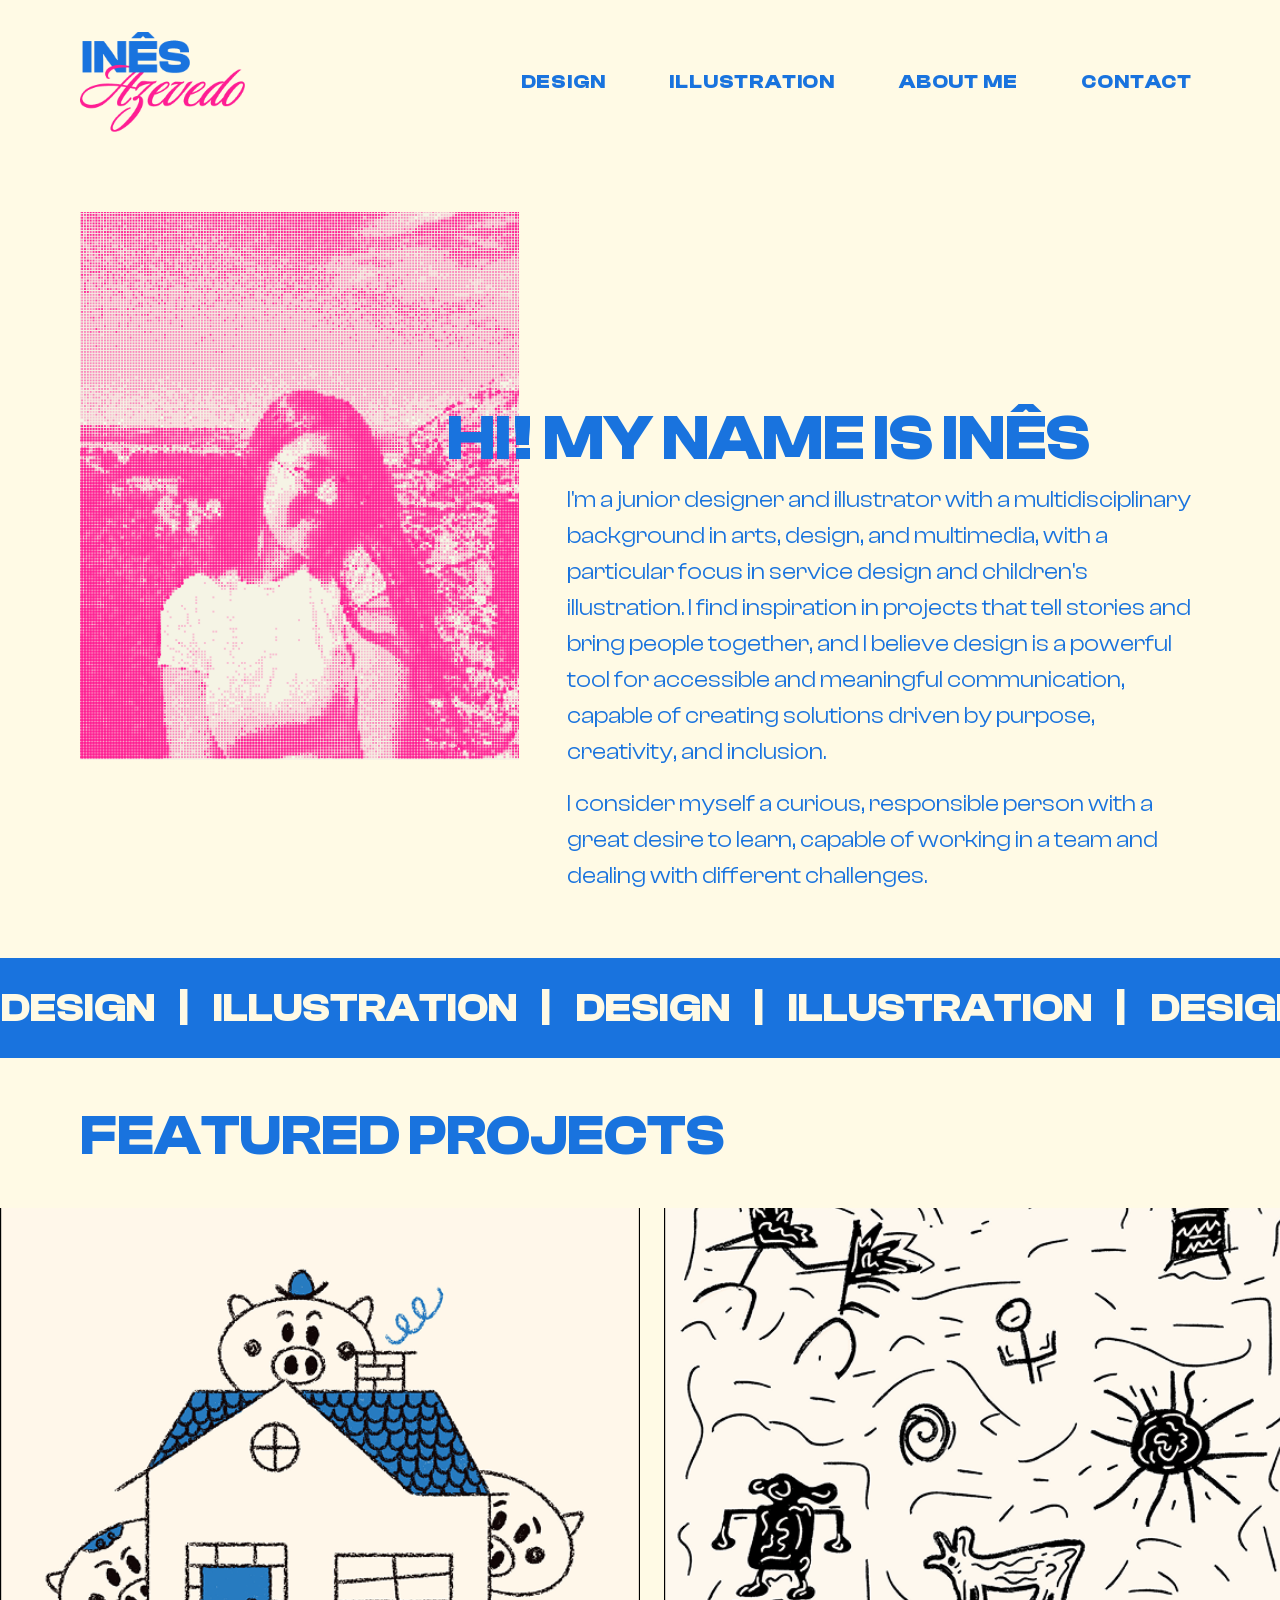
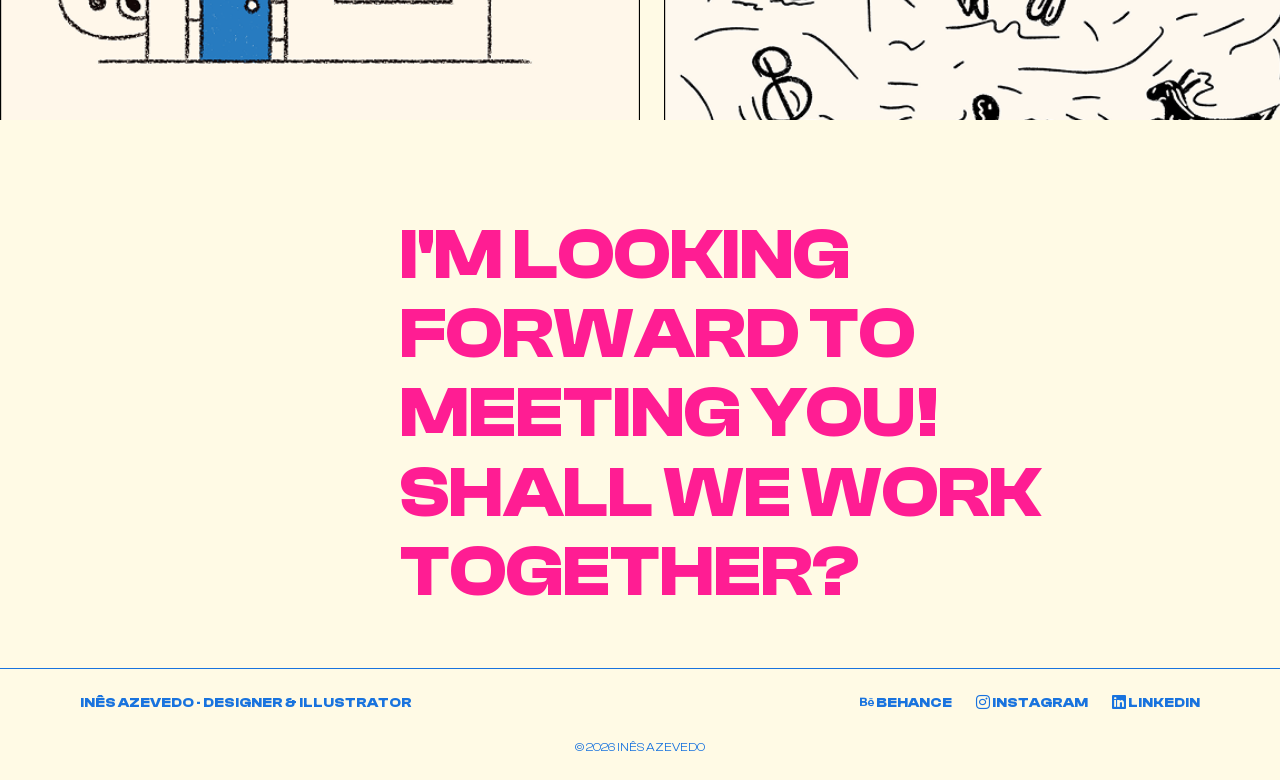
<file: index.html>
<!DOCTYPE html>
<html lang="en">

<head>
    <meta charset="UTF-8">
    <meta name="viewport" content="width=device-width, initial-scale=1.0">
    <title>Inês Azevedo // Design & Illustration Portfolio</title>

    <!-- -------- FAVICON --------------------------------------------------------------------------------------------------- -->
    <link rel="icon" type="image/png" href="images/favicon.png">

    <!-- -------- LINK BOOTSTRAP -------------------------------------------------------------------------------------------- -->
    <link href="https://cdn.jsdelivr.net/npm/bootstrap@5.3.8/dist/css/bootstrap.min.css" rel="stylesheet"
        integrity="sha384-sRIl4kxILFvY47J16cr9ZwB07vP4J8+LH7qKQnuqkuIAvNWLzeN8tE5YBujZqJLB" crossorigin="anonymous">

    <!-- -------- LINK BOOTSTRAP ICONS -------------------------------------------------------------------------------------- -->
    <link rel="stylesheet" href="https://cdn.jsdelivr.net/npm/bootstrap-icons@1.13.2/font/bootstrap-icons.min.css">

    <!-- -------- LINK CSS -------------------------------------------------------------------------------------------------- -->
    <link rel="stylesheet" href="css/style.css">
</head>

<body>
    <!-- -------- MENU ------------------------------------------------------------------------------------------------------ -->
    <nav class="navbar navbar-expand-md sticky-top" aria-label="Main navigation">
        <div class="container-fluid side-margin">

            <a class="navbar-brand" href="index.html">
                <img src="images/logo2.png" alt="Inês Azevedo - logo" class="nav-logo">
            </a>

            <!-- hamburguer button -->
            <!-- (só aparece em ecrãs pequenos) -->
            <button class="navbar-toggler" type="button" data-bs-toggle="collapse" data-bs-target="#mainMenu"
                aria-controls="mainMenu" aria-expanded="false" aria-label="Open menu">
                <i class="bi bi-list" aria-hidden="true"></i>
            </button>

            <div class="collapse navbar-collapse" id="mainMenu">
                <ul class="navbar-nav ms-auto gap-md-4 gap-lg-5">
                    <li class="nav-item"><a class="nav-link" href="pages/design.html">Design</a></li>
                    <li class="nav-item"><a class="nav-link" href="pages/illustration.html">Illustration</a></li>
                    <li class="nav-item"><a class="nav-link" href="pages/about.html">About Me</a></li>
                    <li class="nav-item"><a class="nav-link" href="pages/contact.html">Contact</a></li>
                </ul>
            </div>

        </div>
    </nav>
    <!-- -------- .MENU ----------------------------------------------------------------------------------------------------- -->

    <main>
        <!-- -------- PRESENTATION --------------------------------------------------------------------------------------- -->
        <section class="presentation side-margin py-5" aria-labelledby="presentation-title">
            <div class="row align-items-md-start g-4 g-md-5">

                <div class="col-12 col-md-5">
                    <img src="images/me3.png" alt="Portrait of Inês" class="presentation-img">
                </div>

                <div class="col-12 col-md-7 presentation-text">
                    <h1 id="presentation-title" class="presentation-title">Hi! My name is Inês</h1>
                    <p>I'm a junior designer and illustrator with a multidisciplinary background in arts, design, and
                        multimedia, with a particular focus in service design and children's illustration. I find
                        inspiration in projects that tell stories and bring people together, and I believe design is a
                        powerful tool for accessible and meaningful communication, capable of creating solutions driven
                        by purpose, creativity, and inclusion.
                    </p>
                    <p>I consider myself a curious, responsible person with a great
                        desire to learn, capable of working in a team and dealing with
                        different challenges.
                    </p>
                    <!-- <p>I have a special interest in the areas of accessibility and universal design, inclusive design,
                        ability-based design and design thinking, which I consider fundamental to creating truly
                        user-centered digital experiences. Throughout my academic career, I have sought to integrate
                        these principles into my projects, valuing research, empathy, and experimentation as an
                        essential part of the creative process.
                    </p> -->
                </div>

            </div>
        </section>
        <!-- -------- .PRESENTATION -------------------------------------------------------------------------------------- -->

        <!-- -------- BLUE STRIPE (slides left) --------------------------------------------------------------- -->
        <div class="stripe" aria-hidden="true">
            <div class="stripe-box">

                <!-- original group -->
                <div class="stripe-group">
                    <span>Design</span><span>Illustration</span>
                    <span>Design</span><span>Illustration</span>
                    <span>Design</span><span>Illustration</span>
                    <span>Design</span><span>Illustration</span>
                </div>

                <!-- duplicate group (same as above) -->
                <!-- é o que faz o loop parecer infinito -->
                <div class="stripe-group">
                    <span>Design</span><span>Illustration</span>
                    <span>Design</span><span>Illustration</span>
                    <span>Design</span><span>Illustration</span>
                    <span>Design</span><span>Illustration</span>
                </div>

            </div>
        </div>
        <!-- -------- .BLUE STRIPE ---------------------------------------------------------------------------------------- -->

        <!-- -------- PROJECT CAROUSEL (slides right) ----------------------------------------------------- -->
        <section class="projects py-5" aria-label="Featured Projects">
            <h2 id="projects-title" class="section-title side-margin">Featured Projects</h2>
            <div class="projects-box">

                <!-- original group -->
                <div class="projects-group">
                    <img src="images/projeto1.png" alt="Project 1: The Three Little Pigs" class="projects-item"
                        loading="lazy">
                    <img src="images/projeto2.png" alt="Project 2: Design Atlas" class="projects-item" loading="lazy">
                    <img src="images/projeto3.png" alt="Project 3: Choupal" class="projects-item" loading="lazy">
                    <img src="images/projeto4.png" alt="Project 4: Medeor" class="projects-item" loading="lazy">
                    <img src="images/projeto5.png" alt="Project 5: Kranemann's Illustration System"
                        class="projects-item" loading="lazy">
                    <img src="images/projeto6.png" alt="Project 6: Alta & Baixa" class="projects-item" loading="lazy">
                </div>

                <!-- duplicate group -->
                <div class="projects-group" aria-hidden="true">
                    <img src="images/projeto1.png" alt="" class="projects-item" loading="lazy">
                    <img src="images/projeto2.png" alt="" class="projects-item" loading="lazy">
                    <img src="images/projeto3.png" alt="" class="projects-item" loading="lazy">
                    <img src="images/projeto4.png" alt="" class="projects-item" loading="lazy">
                    <img src="images/projeto5.png" alt="" class="projects-item" loading="lazy">
                    <img src="images/projeto6.png" alt="" class="projects-item" loading="lazy">
                </div>

            </div>
        </section>
        <!-- -------- .PROJECT CAROUSEL ---------------------------------------------------------------------------------- -->

        <!-- -------- CALL TO ACTION ------------------------------------------------------------------------------------- -->
        <section class="col-12 col-md-9 offset-md-3 side-margin py-5" aria-labelledby="title-cta">
            <h2 id="title-cta" class="title-cta">
                <a href="pages/contact.html">I'm looking forward to meeting you! <br> Shall we work together?</a>
            </h2>
        </section>
        <!-- -------- .CALL TO ACTION ------------------------------------------------------------------------------------ -->
    </main>

    <!-- -------- FOOTER ------------------------------------------------------------------------------------------------- -->
    <footer class="footer side-margin py-4">
        <div class="d-flex flex-column flex-md-row justify-content-between align-items-center gap-3">

            <p class="mb-0">Inês Azevedo · Designer & Illustrator</p>

            <ul class="list-unstyled d-flex gap-4 mb-0">
                <li>
                    <a href="https://www.behance.net/inesazevedo" target="_blank" rel="noopener noreferrer">
                        <i class="bi bi-behance" aria-hidden="true"></i> Behance
                    </a>
                </li>
                <li>
                    <a href="https://www.instagram.com/" target="_blank" rel="noopener noreferrer">
                        <i class="bi bi-instagram" aria-hidden="true"></i> Instagram
                    </a>
                </li>
                <li>
                    <a href="https://www.linkedin.com/in/inesazevedo-ia" target="_blank" rel="noopener noreferrer">
                        <i class="bi bi-linkedin" aria-hidden="true"></i> LinkedIn
                    </a>
                </li>
            </ul>

        </div>
        <p class="footer-copy mb-0 mt-4 text-center">© 2026 Inês Azevedo</p>
    </footer>
    <!-- -------- .FOOTER --------------------------------------------------------------------------------------------------- -->

    <!-- -------- JS BOOTSTRAP ---------------------------------------------------------------------------------------------- -->
    <script src="https://cdn.jsdelivr.net/npm/bootstrap@5.3.8/dist/js/bootstrap.bundle.min.js"
        integrity="sha384-FKyoEForCGlyvwx9Hj09JcYn3nv7wiPVlz7YYwJrWVcXK/BmnVDxM+D2scQbITxI"
        crossorigin="anonymous"></script>
</body>

</html>
</file>
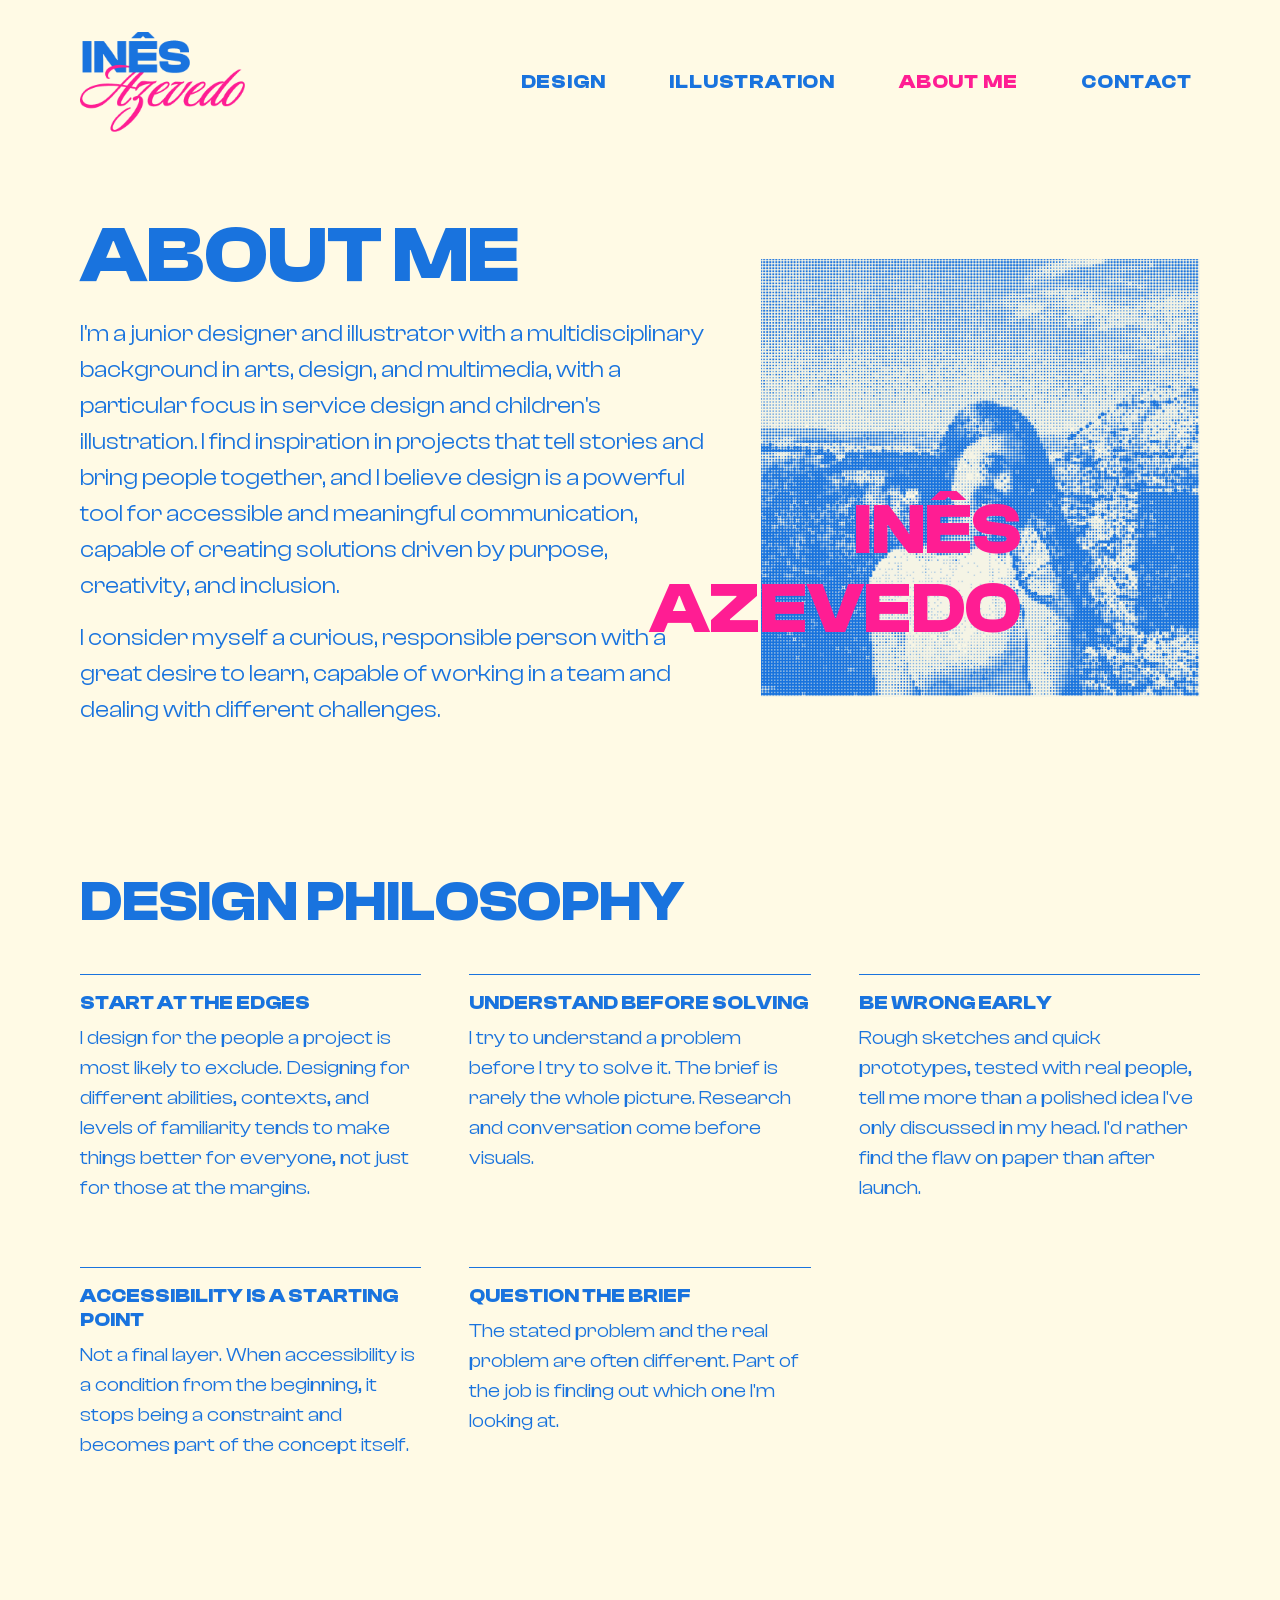
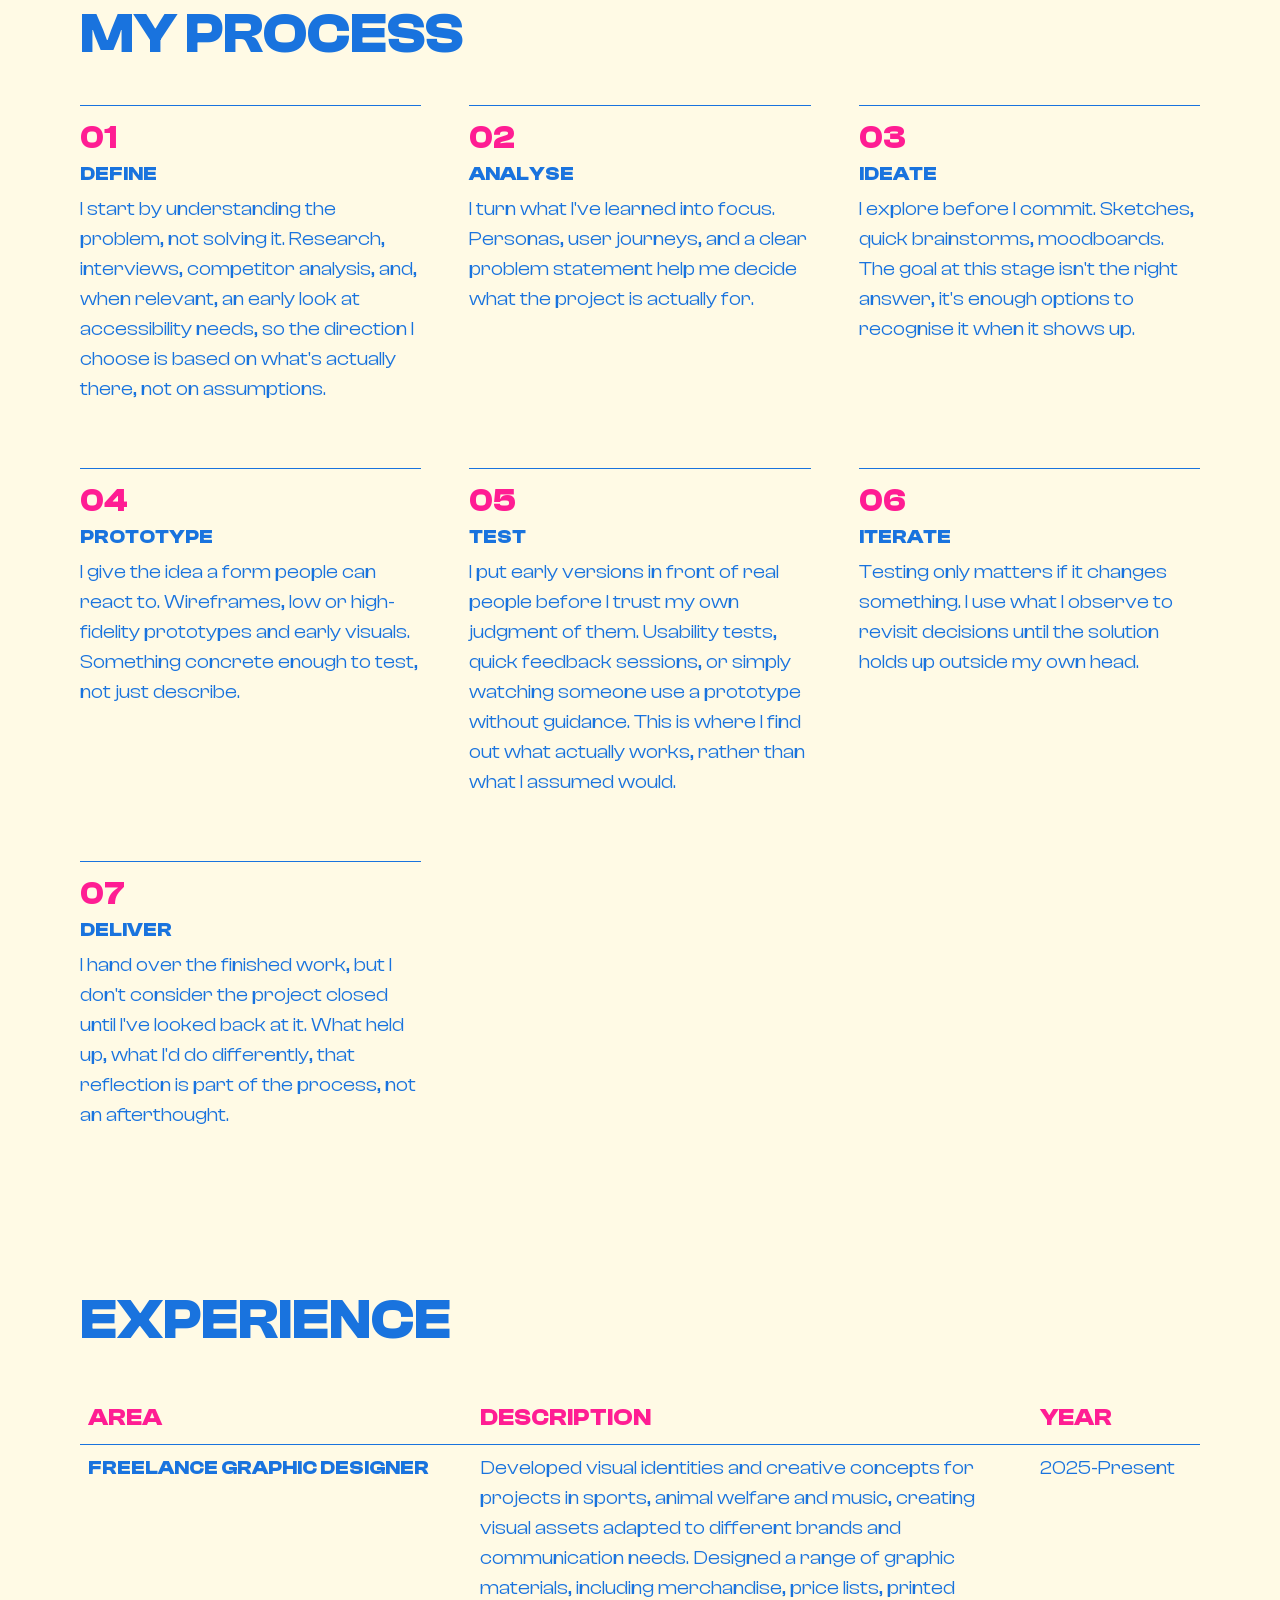
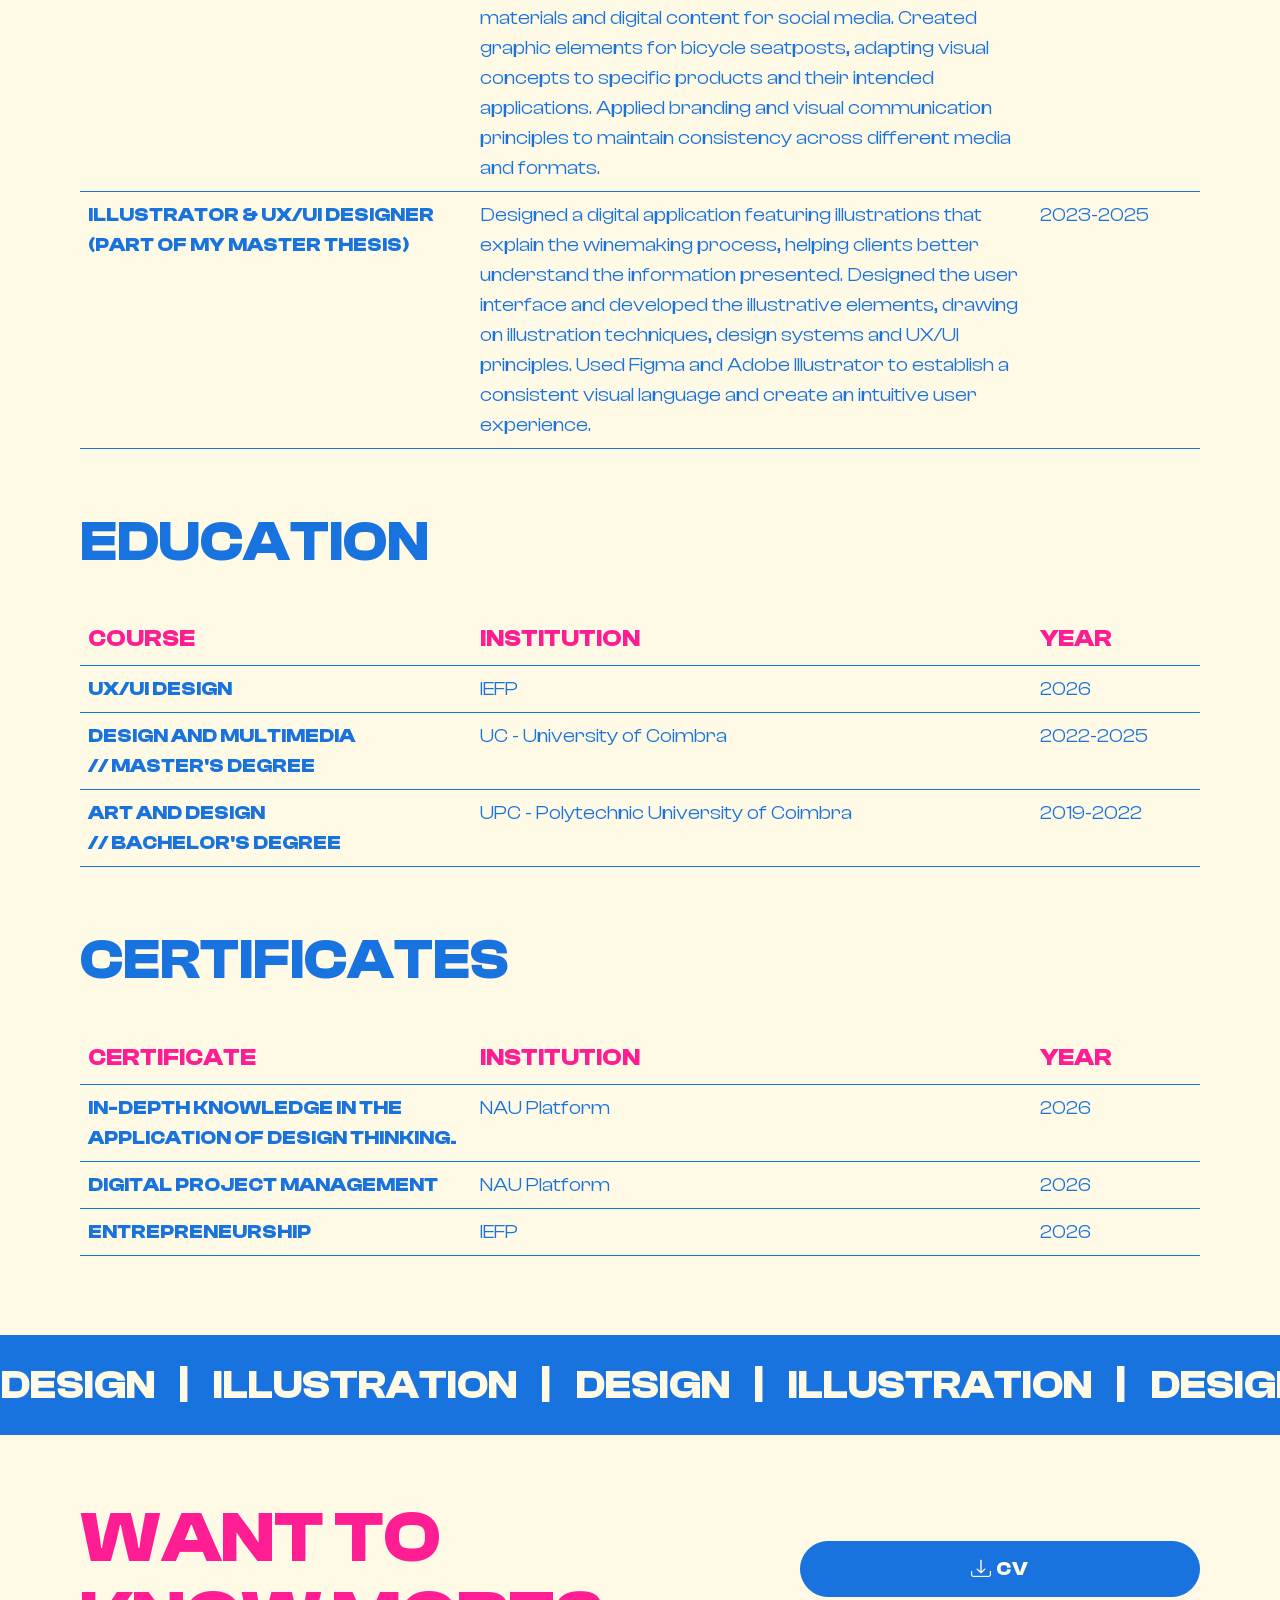
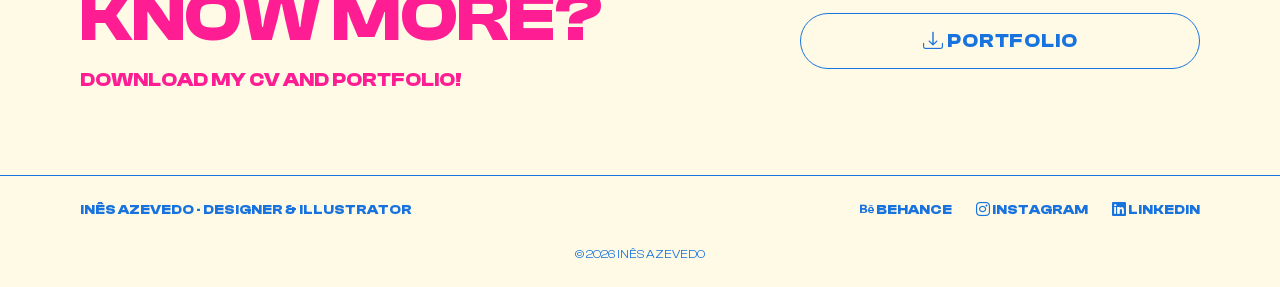
<file: pages/about.html>
<!DOCTYPE html>
<html lang="en">

<head>
    <meta charset="UTF-8">
    <meta name="viewport" content="width=device-width, initial-scale=1.0">
    <title>About Me // Inês Azevedo</title>

    <!-- -------- FAVICON --------------------------------------------------------------------------------------------------- -->
    <link rel="icon" type="image/png" href="../images/favicon.png">

    <!-- -------- LINK BOOTSTRAP -------------------------------------------------------------------------------------------- -->
    <link href="https://cdn.jsdelivr.net/npm/bootstrap@5.3.8/dist/css/bootstrap.min.css" rel="stylesheet"
        integrity="sha384-sRIl4kxILFvY47J16cr9ZwB07vP4J8+LH7qKQnuqkuIAvNWLzeN8tE5YBujZqJLB" crossorigin="anonymous">

    <!-- -------- LINK BOOTSTRAP ICONS -------------------------------------------------------------------------------------- -->
    <link rel="stylesheet" href="https://cdn.jsdelivr.net/npm/bootstrap-icons@1.13.2/font/bootstrap-icons.min.css">

    <!-- -------- LINK CSS -------------------------------------------------------------------------------------------------- -->
    <link rel="stylesheet" href="../css/style.css">
</head>

<body>
    <!-- -------- MENU ------------------------------------------------------------------------------------------------------ -->
    <nav class="navbar navbar-expand-md sticky-top" aria-label="Main navigation">
        <div class="container-fluid side-margin">

            <a class="navbar-brand" href="../index.html">
                <img src="../images/logo2.png" alt="Inês Azevedo - logo" class="nav-logo">
            </a>

            <!-- hamburguer button -->
            <!-- (só aparece em ecrãs pequenos) -->
            <button class="navbar-toggler" type="button" data-bs-toggle="collapse" data-bs-target="#mainMenu"
                aria-controls="mainMenu" aria-expanded="false" aria-label="Open menu">
                <i class="bi bi-list" aria-hidden="true"></i>
            </button>

            <div class="collapse navbar-collapse" id="mainMenu">
                <ul class="navbar-nav ms-auto gap-md-4 gap-lg-5">
                    <li class="nav-item"><a class="nav-link" href="design.html">Design</a></li>
                    <li class="nav-item"><a class="nav-link" href="illustration.html">Illustration</a></li>
                    <li class="nav-item"><a class="nav-link active" href="about.html">About Me</a></li>
                    <li class="nav-item"><a class="nav-link" href="contact.html">Contact</a></li>
                </ul>
            </div>

        </div>
    </nav>
    <!-- -------- .MENU ----------------------------------------------------------------------------------------------------- -->

    <main>
        <!-- -------- ABOUT ME ------------------------------------------------------------------------------------------- -->
        <section class="side-margin section section-first" aria-labelledby="about-title">
            <div class="row align-items-center g-4 g-md-5">

                <div class="col-12 col-md-7">
                    <h1 id="about-title" class="page-title">About Me</h1>
                    <p>I'm a junior designer and illustrator with a multidisciplinary background in arts, design, and
                        multimedia, with a particular focus in service design and children's illustration. I find
                        inspiration in projects that tell stories and bring people together, and I believe design is a
                        powerful tool for accessible and meaningful communication, capable of creating solutions driven
                        by purpose, creativity, and inclusion.</p>
                    <p>I consider myself a curious, responsible person with a great desire to learn, capable of working
                        in a team and dealing with different challenges.</p>
                </div>

                <div class="col-12 col-md-5">
                    <figure class="about-figure">
                        <img src="../images/me2.png" alt="Portrait of Inês" class="about-img">
                        <figcaption class="about-name">Inês<br>Azevedo</figcaption>
                    </figure>
                </div>

            </div>
        </section>
        <!-- -------- .ABOUT ME ------------------------------------------------------------------------------------------ -->

        <!-- -------- DESIGN PHILOSOPHY ---------------------------------------------------------------------------------- -->
        <section class="side-margin section" aria-labelledby="philosophy-title">
            <h2 id="philosophy-title" class="section-title">Design Philosophy</h2>

            <div class="row g-4 g-md-5">

                <div class="col-12 col-md-6 col-lg-4">
                    <article class="info-block">
                        <h3 class="info-title">Start at the edges</h3>
                        <p>I design for the people a project is most likely to exclude. Designing for different
                            abilities, contexts, and levels of familiarity tends to make things better for everyone, not
                            just for those at the margins.</p>
                    </article>
                </div>

                <div class="col-12 col-md-6 col-lg-4">
                    <article class="info-block">
                        <h3 class="info-title">Understand before solving</h3>
                        <p>I try to understand a problem before I try to solve it. The brief is rarely the whole
                            picture. Research and conversation come before visuals.</p>
                    </article>
                </div>

                <div class="col-12 col-md-6 col-lg-4">
                    <article class="info-block">
                        <h3 class="info-title">Be wrong early</h3>
                        <p>Rough sketches and quick prototypes, tested with real people, tell me more than a polished
                            idea I've only discussed in my head. I'd rather find the flaw on paper than after launch.
                        </p>
                    </article>
                </div>

                <div class="col-12 col-md-6 col-lg-4">
                    <article class="info-block">
                        <h3 class="info-title">Accessibility is a starting point</h3>
                        <p>Not a final layer. When accessibility is a condition from the beginning, it stops being a
                            constraint and becomes part of the concept itself.</p>
                    </article>
                </div>

                <div class="col-12 col-md-6 col-lg-4">
                    <article class="info-block">
                        <h3 class="info-title">Question the brief</h3>
                        <p>The stated problem and the real problem are often different. Part of the job is finding out
                            which one I'm looking at.</p>
                    </article>
                </div>

            </div>
        </section>
        <!-- -------- .DESIGN PHILOSOPHY --------------------------------------------------------------------------------- -->

        <!-- -------- PROCESS -------------------------------------------------------------------------------------------- -->
        <section class="side-margin section" aria-labelledby="process-title">
            <h2 id="process-title" class="section-title">My Process</h2>

            <!-- lista ordenada (ol), porque os passos têm uma ordem -->
            <ol class="row g-4 g-md-5 list-unstyled">

                <li class="col-12 col-md-6 col-lg-4">
                    <div class="info-block">
                        <span class="info-number" aria-hidden="true">01</span>
                        <h3 class="info-title">Define</h3>
                        <p>I start by understanding the problem, not solving it. Research, interviews, competitor
                            analysis, and, when relevant, an early look at accessibility needs, so the direction I
                            choose is based on what's actually there, not on assumptions.</p>
                    </div>
                </li>

                <li class="col-12 col-md-6 col-lg-4">
                    <div class="info-block">
                        <span class="info-number" aria-hidden="true">02</span>
                        <h3 class="info-title">Analyse</h3>
                        <p>I turn what I've learned into focus. Personas, user journeys, and a clear problem statement
                            help me decide what the project is actually for.</p>
                    </div>
                </li>

                <li class="col-12 col-md-6 col-lg-4">
                    <div class="info-block">
                        <span class="info-number" aria-hidden="true">03</span>
                        <h3 class="info-title">Ideate</h3>
                        <p>I explore before I commit. Sketches, quick brainstorms, moodboards. The goal at this stage
                            isn't the right answer, it's enough options to recognise it when it shows up.</p>
                    </div>
                </li>

                <li class="col-12 col-md-6 col-lg-4">
                    <div class="info-block">
                        <span class="info-number" aria-hidden="true">04</span>
                        <h3 class="info-title">Prototype</h3>
                        <p>I give the idea a form people can react to. Wireframes, low or high-fidelity prototypes and
                            early visuals. Something concrete enough to test, not just describe.</p>
                    </div>
                </li>

                <li class="col-12 col-md-6 col-lg-4">
                    <div class="info-block">
                        <span class="info-number" aria-hidden="true">05</span>
                        <h3 class="info-title">Test</h3>
                        <p>I put early versions in front of real people before I trust my own judgment of them.
                            Usability tests, quick feedback sessions, or simply watching someone use a prototype without
                            guidance. This is where I find out what actually works, rather than what I assumed would.
                        </p>
                    </div>
                </li>

                <li class="col-12 col-md-6 col-lg-4">
                    <div class="info-block">
                        <span class="info-number" aria-hidden="true">06</span>
                        <h3 class="info-title">Iterate</h3>
                        <p>Testing only matters if it changes something. I use what I observe to revisit decisions until
                            the solution holds up outside my own head.</p>
                    </div>
                </li>

                <li class="col-12 col-md-6 col-lg-4">
                    <div class="info-block">
                        <span class="info-number" aria-hidden="true">07</span>
                        <h3 class="info-title">Deliver</h3>
                        <p>I hand over the finished work, but I don't consider the project closed until I've looked back
                            at it. What held up, what I'd do differently, that reflection is part of the process, not an
                            afterthought.</p>
                    </div>
                </li>

            </ol>
        </section>
        <!-- -------- .PROCESS ------------------------------------------------------------------------------------------- -->

        <!-- -------- EXPERIENCE & CERTIFICATES -------------------------------------------------------------------------- -->
        <section class="side-margin section" aria-label="Experience and certificates">

            <h2 class="section-title">Experience</h2>
            <!-- table-responsive: se a tabela não couber no telemóvel, ganha scroll horizontal -->
            <div class="table-responsive">
                <table class="table about-table">
                    <caption class="visually-hidden">Experience</caption>
                    <thead>
                        <tr>
                            <th scope="col">Area</th>
                            <th scope="col">Description</th>
                            <th scope="col">Year</th>
                        </tr>
                    </thead>
                    <tbody>
                        <tr>
                            <td>Freelance Graphic Designer</td>
                            <td>Developed visual identities and creative concepts for projects in sports, animal welfare
                                and music, creating visual assets adapted to different brands and communication needs.
                                Designed a range of graphic materials, including merchandise, price lists, printed
                                materials and digital content for social media. Created graphic elements for bicycle
                                seatposts, adapting visual concepts to specific products and their intended
                                applications. Applied branding and visual communication principles to maintain
                                consistency across different media and formats.</td>
                            <td>2025-Present</td>
                        </tr>
                        <tr>
                            <td>Illustrator & UX/UI Designer <br> (part of my master thesis)</td>
                            <td>Designed a digital application featuring illustrations that explain the winemaking
                                process, helping clients better understand the information presented. Designed the user
                                interface and developed the illustrative elements, drawing on illustration techniques,
                                design systems and UX/UI principles. Used Figma and Adobe Illustrator to establish a
                                consistent visual language and create an intuitive user experience.</td>
                            <td>2023-2025</td>
                        </tr>
                    </tbody>
                </table>
            </div>

            <h2 class="section-title mt-5">Education</h2>
            <div class="table-responsive">
                <table class="table about-table">
                    <caption class="visually-hidden">Education</caption>
                    <thead>
                        <tr>
                            <th scope="col">Course</th>
                            <th scope="col">Institution</th>
                            <th scope="col">Year</th>
                        </tr>
                    </thead>
                    <tbody>
                        <tr>
                            <td>UX/UI Design</td>
                            <td>IEFP</td>
                            <td>2026</td>
                        </tr>
                        <tr>
                            <td>Design and Multimedia <br> // Master's Degree</td>
                            <td>UC - University of Coimbra</td>
                            <td>2022-2025</td>
                        </tr>
                        <tr>
                            <td>Art and Design <br> // Bachelor's Degree</td>
                            <td>UPC - Polytechnic University of Coimbra</td>
                            <td>2019-2022</td>
                        </tr>
                    </tbody>
                </table>
            </div>

            <h2 class="section-title mt-5">Certificates</h2>
            <div class="table-responsive">
                <table class="table about-table">
                    <caption class="visually-hidden">Certificates</caption>
                    <thead>
                        <tr>
                            <th scope="col">Certificate</th>
                            <th scope="col">Institution</th>
                            <th scope="col">Year</th>
                        </tr>
                    </thead>
                    <tbody>
                        <tr>
                            <td>In-depth knowledge in the application of Design Thinking.</td>
                            <td>NAU Platform</td>
                            <td>2026</td>
                        </tr>
                        <tr>
                            <td>Digital Project Management</td>
                            <td>NAU Platform</td>
                            <td>2026</td>
                        </tr>
                        <tr>
                            <td>Entrepreneurship</td>
                            <td>IEFP</td>
                            <td>2026</td>
                        </tr>
                    </tbody>
                </table>
            </div>

        </section>
        <!-- -------- .EXPERIENCE & CERTIFICATES ------------------------------------------------------------------------- -->

        <!-- -------- BLUE STRIPE (slides left) --------------------------------------------------------------- -->
        <div class="stripe" aria-hidden="true">
            <div class="stripe-box">

                <!-- original group -->
                <div class="stripe-group">
                    <span>Design</span><span>Illustration</span>
                    <span>Design</span><span>Illustration</span>
                    <span>Design</span><span>Illustration</span>
                    <span>Design</span><span>Illustration</span>
                </div>

                <!-- duplicate group (same as above) -->
                <!-- é o que faz o loop parecer infinito -->
                <div class="stripe-group">
                    <span>Design</span><span>Illustration</span>
                    <span>Design</span><span>Illustration</span>
                    <span>Design</span><span>Illustration</span>
                    <span>Design</span><span>Illustration</span>
                </div>

            </div>
        </div>
        <!-- -------- .BLUE STRIPE ---------------------------------------------------------------------------------------- -->

        <!-- -------- DOWNLOADS ------------------------------------------------------------------------------------------ -->
        <section class="side-margin section" aria-labelledby="download-title">
            <div class="row align-items-center g-4 g-md-5">

                <div class="col-12 col-md-6">
                    <h2 id="download-title" class="title-cta">Want to know more?</h2>
                    <p class="cta-text">Download my CV and portfolio!</p>
                </div>

                <div class="col-12 col-md-6">
                    <!-- d-grid + gap-3: os botões ficam um por baixo do outro, com a largura toda -->
                    <div class="d-grid gap-3 cta-buttons">
                        <a href="../files/cv-ines-azevedo.pdf" class="btn btn-site btn-site-filled rounded-pill"
                            download>
                            <i class="bi bi-download" aria-hidden="true"></i> CV
                        </a>
                        <a href="../files/portfolio-ines-azevedo.pdf" class="btn btn-site btn-site-outline rounded-pill"
                            download>
                            <i class="bi bi-download" aria-hidden="true"></i> Portfolio
                        </a>
                    </div>
                </div>

            </div>
        </section>
        <!-- -------- .DOWNLOADS ----------------------------------------------------------------------------------------- -->
    </main>

    <!-- -------- FOOTER ------------------------------------------------------------------------------------------------- -->
    <footer class="footer side-margin py-4">
        <div class="d-flex flex-column flex-md-row justify-content-between align-items-center gap-3">

            <p class="mb-0">Inês Azevedo · Designer & Illustrator</p>

            <ul class="list-unstyled d-flex gap-4 mb-0">
                <li>
                    <a href="https://www.behance.net/inesazevedo" target="_blank" rel="noopener noreferrer">
                        <i class="bi bi-behance" aria-hidden="true"></i> Behance
                    </a>
                </li>
                <li>
                    <a href="https://www.instagram.com/" target="_blank" rel="noopener noreferrer">
                        <i class="bi bi-instagram" aria-hidden="true"></i> Instagram
                    </a>
                </li>
                <li>
                    <a href="https://www.linkedin.com/in/inesazevedo-ia" target="_blank" rel="noopener noreferrer">
                        <i class="bi bi-linkedin" aria-hidden="true"></i> LinkedIn
                    </a>
                </li>
            </ul>

        </div>
        <p class="footer-copy mb-0 mt-4 text-center">© 2026 Inês Azevedo</p>
    </footer>
    <!-- -------- .FOOTER --------------------------------------------------------------------------------------------------- -->

    <!-- -------- JS BOOTSTRAP ---------------------------------------------------------------------------------------------- -->
    <script src="https://cdn.jsdelivr.net/npm/bootstrap@5.3.8/dist/js/bootstrap.bundle.min.js"
        integrity="sha384-FKyoEForCGlyvwx9Hj09JcYn3nv7wiPVlz7YYwJrWVcXK/BmnVDxM+D2scQbITxI"
        crossorigin="anonymous"></script>
</body>

</html>
</file>
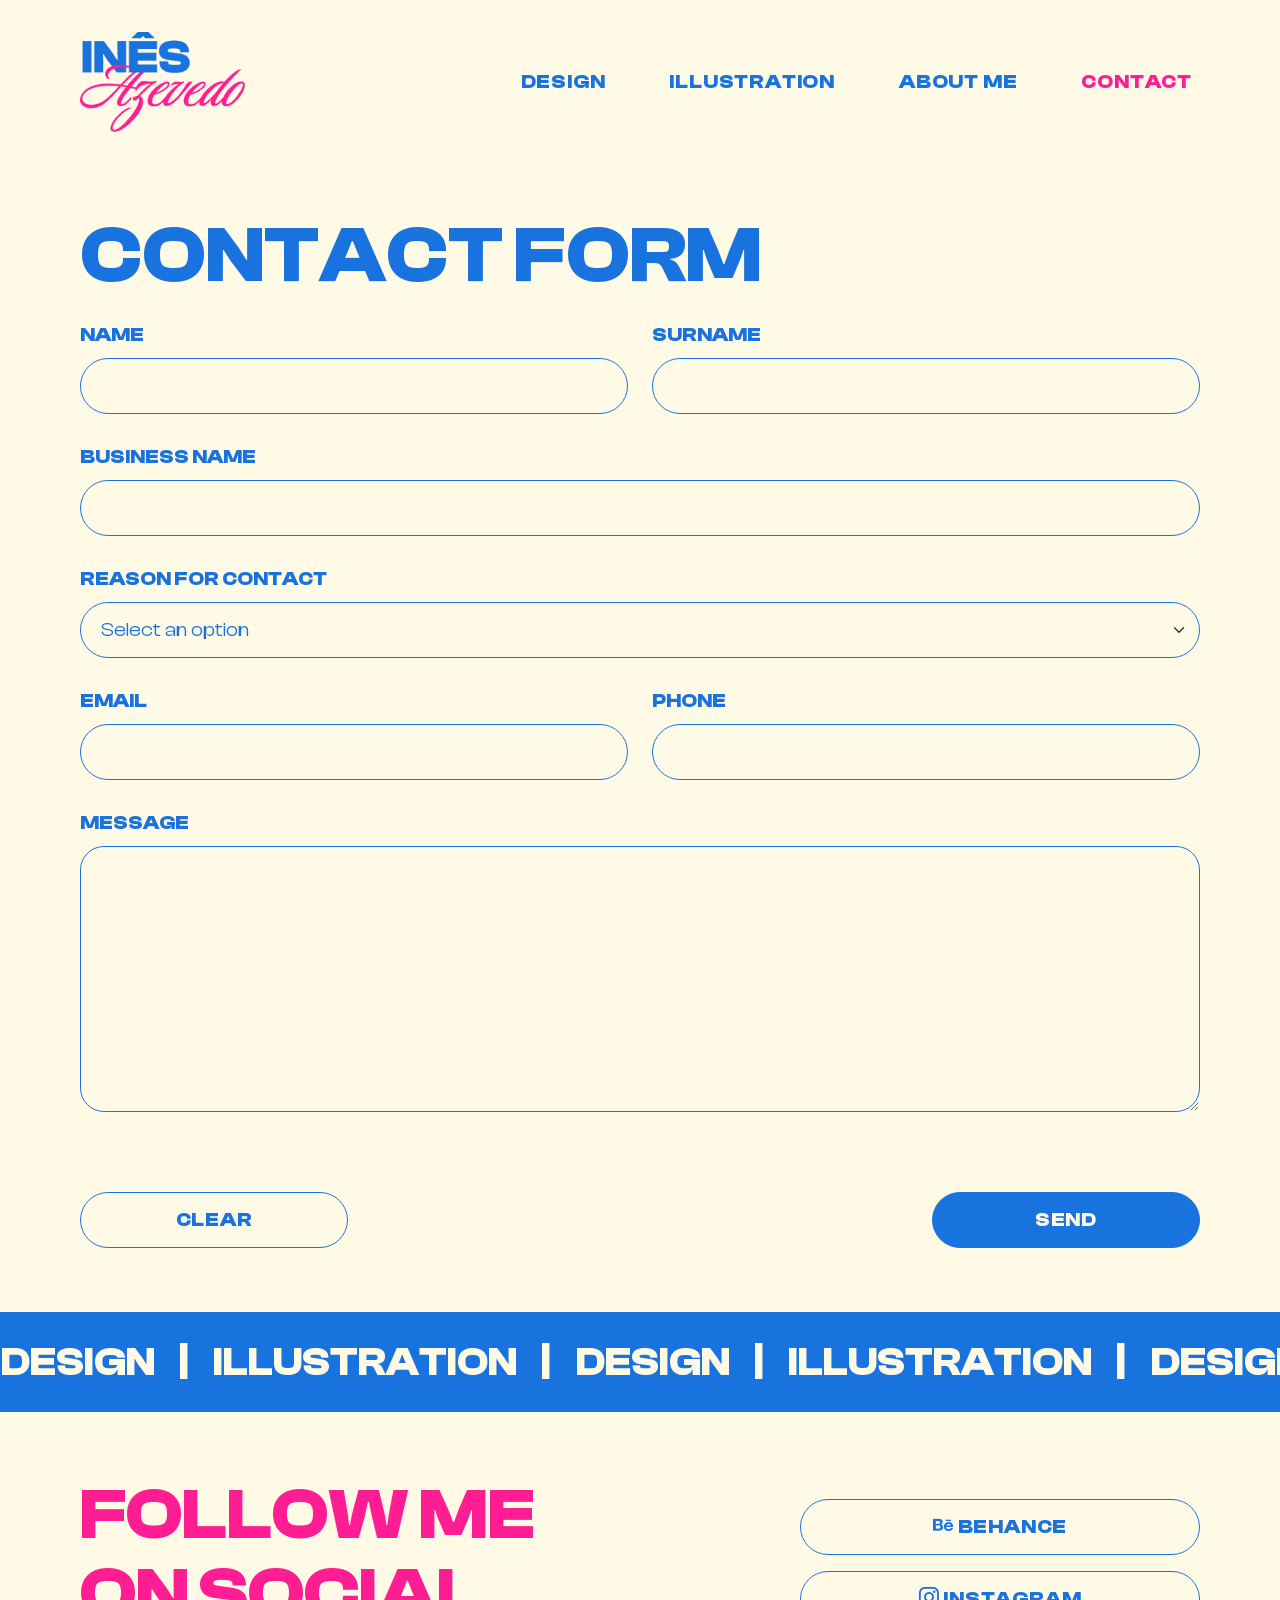
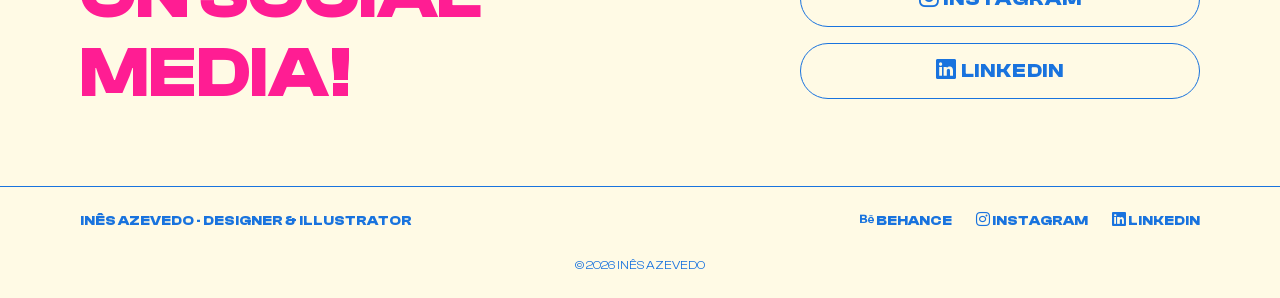
<file: pages/contact.html>
<!DOCTYPE html>
<html lang="en">

<head>
    <meta charset="UTF-8">
    <meta name="viewport" content="width=device-width, initial-scale=1.0">
    <title>Contact // Inês Azevedo</title>

    <!-- -------- FAVICON --------------------------------------------------------------------------------------------------- -->
    <link rel="icon" type="image/png" href="../images/favicon.png">

    <!-- -------- LINK BOOTSTRAP -------------------------------------------------------------------------------------------- -->
    <link href="https://cdn.jsdelivr.net/npm/bootstrap@5.3.8/dist/css/bootstrap.min.css" rel="stylesheet"
        integrity="sha384-sRIl4kxILFvY47J16cr9ZwB07vP4J8+LH7qKQnuqkuIAvNWLzeN8tE5YBujZqJLB" crossorigin="anonymous">

    <!-- -------- LINK BOOTSTRAP ICONS -------------------------------------------------------------------------------------- -->
    <link rel="stylesheet" href="https://cdn.jsdelivr.net/npm/bootstrap-icons@1.13.2/font/bootstrap-icons.min.css">

    <!-- -------- LINK CSS -------------------------------------------------------------------------------------------------- -->
    <link rel="stylesheet" href="../css/style.css">
</head>

<body>
    <!-- -------- MENU ------------------------------------------------------------------------------------------------------ -->
    <nav class="navbar navbar-expand-md sticky-top" aria-label="Main navigation">
        <div class="container-fluid side-margin">

            <a class="navbar-brand" href="../index.html">
                <img src="../images/logo2.png" alt="Inês Azevedo - logo" class="nav-logo">
            </a>

            <!-- hamburguer button -->
            <!-- (só aparece em ecrãs pequenos) -->
            <button class="navbar-toggler" type="button" data-bs-toggle="collapse" data-bs-target="#mainMenu"
                aria-controls="mainMenu" aria-expanded="false" aria-label="Open menu">
                <i class="bi bi-list" aria-hidden="true"></i>
            </button>

            <div class="collapse navbar-collapse" id="mainMenu">
                <ul class="navbar-nav ms-auto gap-md-4 gap-lg-5">
                    <li class="nav-item"><a class="nav-link" href="design.html">Design</a></li>
                    <li class="nav-item"><a class="nav-link" href="illustration.html">Illustration</a></li>
                    <li class="nav-item"><a class="nav-link" href="about.html">About Me</a></li>
                    <li class="nav-item"><a class="nav-link active" href="contact.html">Contact</a></li>
                </ul>
            </div>

        </div>
    </nav>
    <!-- -------- .MENU ----------------------------------------------------------------------------------------------------- -->

    <main>
        <!-- -------- CONTACT FORM --------------------------------------------------------------------------------------- -->
        <section class="side-margin section section-first" aria-labelledby="contact-title">
            <h1 id="contact-title" class="page-title">Contact Form</h1>

            <form action="#" method="post" class="contact-form">
                <div class="row g-4">

                    <div class="col-12 col-md-6">
                        <label for="first-name" class="form-label">Name</label>
                        <input type="text" class="form-control" id="first-name" name="first-name"
                            autocomplete="given-name" required>
                    </div>

                    <div class="col-12 col-md-6">
                        <label for="last-name" class="form-label">Surname</label>
                        <input type="text" class="form-control" id="last-name" name="last-name"
                            autocomplete="family-name" required>
                    </div>

                    <div class="col-12">
                        <label for="business" class="form-label">Business name</label>
                        <input type="text" class="form-control" id="business" name="business"
                            autocomplete="organization">
                    </div>

                    <div class="col-12">
                        <label for="reason" class="form-label">Reason for contact</label>
                        <select class="form-select" id="reason" name="reason" required>
                            <option value="" selected disabled>Select an option</option>
                            <option value="project">Project or commission</option>
                            <option value="collaboration">Collaboration</option>
                            <option value="job">Job opportunity</option>
                            <option value="other">Other</option>
                        </select>
                    </div>

                    <div class="col-12 col-md-6">
                        <label for="email" class="form-label">Email</label>
                        <input type="email" class="form-control" id="email" name="email" autocomplete="email" required>
                    </div>

                    <div class="col-12 col-md-6">
                        <label for="phone" class="form-label">Phone</label>
                        <input type="tel" class="form-control" id="phone" name="phone" autocomplete="tel">
                    </div>

                    <div class="col-12">
                        <label for="message" class="form-label">Message</label>
                        <textarea class="form-control" id="message" name="message" rows="8" required></textarea>
                    </div>

                </div>

                <div class="row g-3 justify-content-between contact-buttons">
                    <div class="col-6 col-md-4 col-lg-3">
                        <button type="reset" class="btn btn-site btn-site-outline rounded-pill w-100">Clear</button>
                    </div>
                    <div class="col-6 col-md-4 col-lg-3">
                        <button type="submit" class="btn btn-site btn-site-filled rounded-pill w-100">Send</button>
                    </div>
                </div>
            </form>
        </section>
        <!-- -------- .CONTACT FORM -------------------------------------------------------------------------------------- -->

        <!-- -------- BLUE STRIPE (slides left) --------------------------------------------------------------- -->
        <div class="stripe" aria-hidden="true">
            <div class="stripe-box">

                <!-- original group -->
                <div class="stripe-group">
                    <span>Design</span><span>Illustration</span>
                    <span>Design</span><span>Illustration</span>
                    <span>Design</span><span>Illustration</span>
                    <span>Design</span><span>Illustration</span>
                </div>

                <!-- duplicate group (same as above) -->
                <!-- é o que faz o loop parecer infinito -->
                <div class="stripe-group">
                    <span>Design</span><span>Illustration</span>
                    <span>Design</span><span>Illustration</span>
                    <span>Design</span><span>Illustration</span>
                    <span>Design</span><span>Illustration</span>
                </div>

            </div>
        </div>
        <!-- -------- .BLUE STRIPE ---------------------------------------------------------------------------------------- -->

        <!-- -------- SOCIAL MEDIA --------------------------------------------------------------------------------------- -->
        <section class="side-margin section" aria-labelledby="social-title">
            <div class="row align-items-center g-4 g-md-5">

                <div class="col-12 col-md-6">
                    <h2 id="social-title" class="title-cta">Follow me on social media!</h2>
                </div>

                <div class="col-12 col-md-6">
                    <div class="d-grid gap-3 cta-buttons">
                        <a href="https://www.behance.net/inesazevedo" class="btn btn-site btn-site-outline rounded-pill"
                            target="_blank" rel="noopener noreferrer">
                            <i class="bi bi-behance" aria-hidden="true"></i> Behance
                        </a>
                        <a href="https://www.instagram.com/" class="btn btn-site btn-site-outline rounded-pill"
                            target="_blank" rel="noopener noreferrer">
                            <i class="bi bi-instagram" aria-hidden="true"></i> Instagram
                        </a>
                        <a href="https://www.linkedin.com/in/inesazevedo-ia"
                            class="btn btn-site btn-site-outline rounded-pill" target="_blank"
                            rel="noopener noreferrer">
                            <i class="bi bi-linkedin" aria-hidden="true"></i> LinkedIn
                        </a>
                    </div>
                </div>

            </div>
        </section>
        <!-- -------- .SOCIAL MEDIA -------------------------------------------------------------------------------------- -->
    </main>

    <!-- -------- FOOTER ------------------------------------------------------------------------------------------------- -->
    <footer class="footer side-margin py-4">
        <div class="d-flex flex-column flex-md-row justify-content-between align-items-center gap-3">

            <p class="mb-0">Inês Azevedo · Designer & Illustrator</p>

            <ul class="list-unstyled d-flex gap-4 mb-0">
                <li>
                    <a href="https://www.behance.net/inesazevedo" target="_blank" rel="noopener noreferrer">
                        <i class="bi bi-behance" aria-hidden="true"></i> Behance
                    </a>
                </li>
                <li>
                    <a href="https://www.instagram.com/" target="_blank" rel="noopener noreferrer">
                        <i class="bi bi-instagram" aria-hidden="true"></i> Instagram
                    </a>
                </li>
                <li>
                    <a href="https://www.linkedin.com/in/inesazevedo-ia" target="_blank" rel="noopener noreferrer">
                        <i class="bi bi-linkedin" aria-hidden="true"></i> LinkedIn
                    </a>
                </li>
            </ul>

        </div>
        <p class="footer-copy mb-0 mt-4 text-center">© 2026 Inês Azevedo</p>
    </footer>
    <!-- -------- .FOOTER --------------------------------------------------------------------------------------------------- -->

    <!-- -------- JS BOOTSTRAP ---------------------------------------------------------------------------------------------- -->
    <script src="https://cdn.jsdelivr.net/npm/bootstrap@5.3.8/dist/js/bootstrap.bundle.min.js"
        integrity="sha384-FKyoEForCGlyvwx9Hj09JcYn3nv7wiPVlz7YYwJrWVcXK/BmnVDxM+D2scQbITxI"
        crossorigin="anonymous"></script>
</body>

</html>
</file>
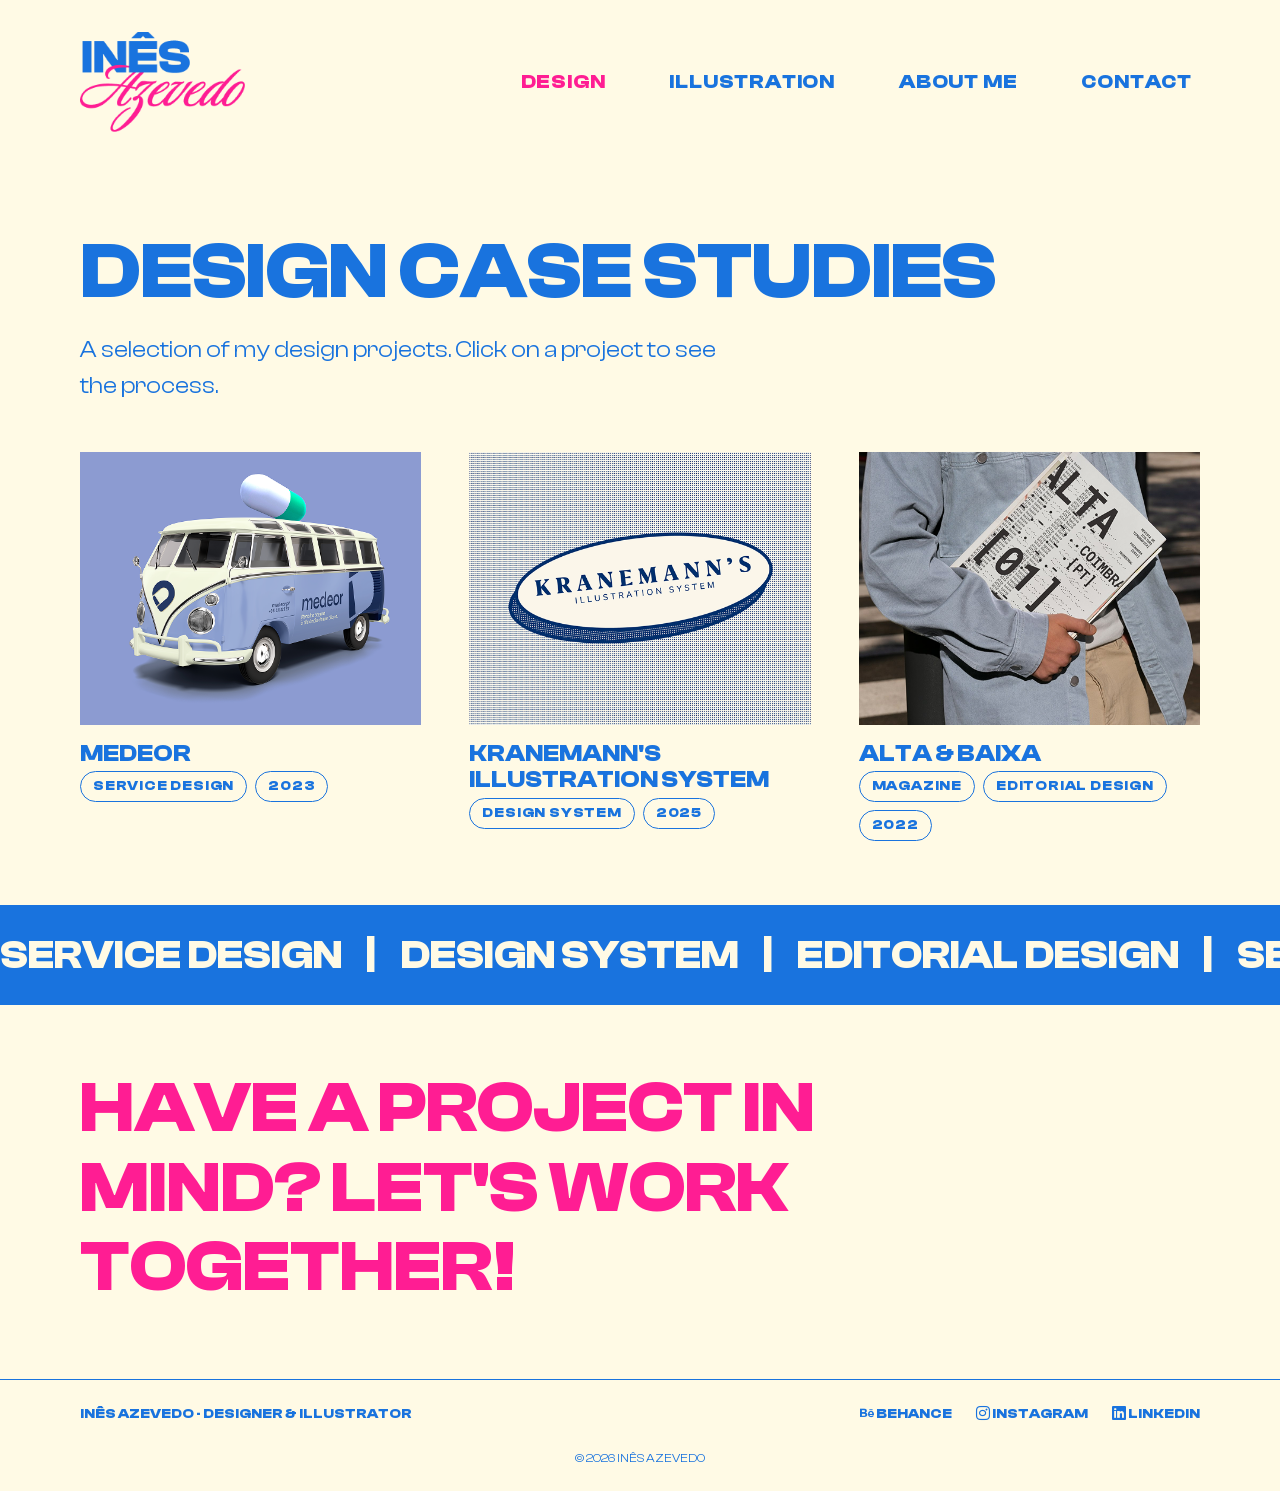
<file: pages/design.html>
<!DOCTYPE html>
<html lang="en">

<head>
    <meta charset="UTF-8">
    <meta name="viewport" content="width=device-width, initial-scale=1.0">
    <title>Design // Inês Azevedo</title>

    <!-- -------- FAVICON --------------------------------------------------------------------------------------------------- -->
    <link rel="icon" type="image/png" href="../images/favicon.png">

    <!-- -------- LINK BOOTSTRAP -------------------------------------------------------------------------------------------- -->
    <link href="https://cdn.jsdelivr.net/npm/bootstrap@5.3.8/dist/css/bootstrap.min.css" rel="stylesheet"
        integrity="sha384-sRIl4kxILFvY47J16cr9ZwB07vP4J8+LH7qKQnuqkuIAvNWLzeN8tE5YBujZqJLB" crossorigin="anonymous">

    <!-- -------- LINK BOOTSTRAP ICONS -------------------------------------------------------------------------------------- -->
    <link rel="stylesheet" href="https://cdn.jsdelivr.net/npm/bootstrap-icons@1.13.2/font/bootstrap-icons.min.css">

    <!-- -------- LINK CSS -------------------------------------------------------------------------------------------------- -->
    <link rel="stylesheet" href="../css/style.css">
</head>

<body>
    <!-- -------- MENU ------------------------------------------------------------------------------------------------------ -->
    <nav class="navbar navbar-expand-md sticky-top" aria-label="Main navigation">
        <div class="container-fluid side-margin">

            <a class="navbar-brand" href="../index.html">
                <img src="../images/logo2.png" alt="Inês Azevedo - logo" class="nav-logo">
            </a>

            <!-- hamburguer button -->
            <!-- (só aparece em ecrãs pequenos) -->
            <button class="navbar-toggler" type="button" data-bs-toggle="collapse" data-bs-target="#mainMenu"
                aria-controls="mainMenu" aria-expanded="false" aria-label="Open menu">
                <i class="bi bi-list" aria-hidden="true"></i>
            </button>

            <div class="collapse navbar-collapse" id="mainMenu">
                <ul class="navbar-nav ms-auto gap-md-4 gap-lg-5">
                    <li class="nav-item"><a class="nav-link active" href="design.html">Design</a></li>
                    <li class="nav-item"><a class="nav-link" href="illustration.html">Illustration</a></li>
                    <li class="nav-item"><a class="nav-link" href="about.html">About Me</a></li>
                    <li class="nav-item"><a class="nav-link" href="contact.html">Contact</a></li>
                </ul>
            </div>

        </div>
    </nav>
    <!-- -------- .MENU ----------------------------------------------------------------------------------------------------- -->

    <main>
        <!-- -------- DESIGN PROJECTS ------------------------------------------------------------------------------------ -->
        <section class="side-margin section" aria-labelledby="design-title">
            <h1 id="design-title" class="page-title">Design Case Studies</h1>
            <p class="page-intro">A selection of my design projects. Click on a project to see the process.</p>

            <div class="row g-4 g-md-5">

                <div class="col-12 col-sm-6 col-lg-4">
                    <article>
                        <a href="projects/medeor.html" class="project-card">
                            <img src="../images/projeto4.png" alt="Medeor Project" class="project-card-img"
                                loading="lazy">
                            <h2 class="project-card-title">Medeor</h2>
                            <p class="project-tags">
                                <span class="project-tag">Service Design</span>
                                <span class="project-tag">2023</span>
                            </p>
                        </a>
                    </article>
                </div>

                <div class="col-12 col-sm-6 col-lg-4">
                    <article>
                        <a href="projects/kranemann.html" class="project-card">
                            <img src="../images/projeto5.png" alt="Kranemann Project" class="project-card-img"
                                loading="lazy">
                            <h2 class="project-card-title">Kranemann's Illustration System</h2>
                            <p class="project-tags">
                                <span class="project-tag">Design System</span>
                                <span class="project-tag">2025</span>
                            </p>
                        </a>
                    </article>
                </div>

                <div class="col-12 col-sm-6 col-lg-4">
                    <article>
                        <a href="projects/altabaixa.html" class="project-card">
                            <img src="../images/projeto6.png" alt="Alta & Baixa Project" class="project-card-img"
                                loading="lazy">
                            <h2 class="project-card-title">Alta & Baixa</h2>
                            <p class="project-tags">
                                <span class="project-tag">Magazine</span>
                                <span class="project-tag">Editorial Design</span>
                                <span class="project-tag">2022</span>
                            </p>
                        </a>
                    </article>
                </div>

            </div>
        </section>
        <!-- -------- .DESIGN PROJECTS ----------------------------------------------------------------------------------- -->

        <!-- -------- BLUE STRIPE (slides left) -------------------------------------------------------------------------- -->
        <div class="stripe" aria-hidden="true">
            <div class="stripe-box">

                <div class="stripe-group">
                    <span>Service Design</span><span>Design System</span><span>Editorial Design</span>
                    <span>Service Design</span><span>Design System</span><span>Editorial Design</span>
                    <span>Service Design</span><span>Design System</span><span>Editorial Design</span>
                </div>

                <div class="stripe-group">
                    <span>Service Design</span><span>Design System</span><span>Editorial Design</span>
                    <span>Service Design</span><span>Design System</span><span>Editorial Design</span>
                    <span>Service Design</span><span>Design System</span><span>Editorial Design</span>
                </div>

            </div>
        </div>
        <!-- -------- .BLUE STRIPE --------------------------------------------------------------------------------------- -->

        <!-- -------- CALL TO ACTION ------------------------------------------------------------------------------------- -->
        <section class="side-margin section" aria-labelledby="title-cta">
            <div class="row">
                <div class="col-12 col-lg-9">
                    <h2 id="title-cta" class="title-cta">
                        <a href="../pages/contact.html">Have a project in mind? Let's work together!</a>
                    </h2>
                </div>
            </div>
        </section>
        <!-- -------- .CALL TO ACTION ------------------------------------------------------------------------------------ -->
    </main>

    <!-- -------- FOOTER ------------------------------------------------------------------------------------------------- -->
    <footer class="footer side-margin py-4">
        <div class="d-flex flex-column flex-md-row justify-content-between align-items-center gap-3">

            <p class="mb-0">Inês Azevedo · Designer & Illustrator</p>

            <ul class="list-unstyled d-flex gap-4 mb-0">
                <li>
                    <a href="https://www.behance.net/inesazevedo" target="_blank" rel="noopener noreferrer">
                        <i class="bi bi-behance" aria-hidden="true"></i> Behance
                    </a>
                </li>
                <li>
                    <a href="https://www.instagram.com/" target="_blank" rel="noopener noreferrer">
                        <i class="bi bi-instagram" aria-hidden="true"></i> Instagram
                    </a>
                </li>
                <li>
                    <a href="https://www.linkedin.com/in/inesazevedo-ia" target="_blank" rel="noopener noreferrer">
                        <i class="bi bi-linkedin" aria-hidden="true"></i> LinkedIn
                    </a>
                </li>
            </ul>

        </div>
        <p class="footer-copy mb-0 mt-4 text-center">© 2026 Inês Azevedo</p>
    </footer>
    <!-- -------- .FOOTER --------------------------------------------------------------------------------------------------- -->


    <!-- -------- JS BOOTSTRAP ---------------------------------------------------------------------------------------------- -->
    <script src="https://cdn.jsdelivr.net/npm/bootstrap@5.3.8/dist/js/bootstrap.bundle.min.js"
        integrity="sha384-FKyoEForCGlyvwx9Hj09JcYn3nv7wiPVlz7YYwJrWVcXK/BmnVDxM+D2scQbITxI"
        crossorigin="anonymous"></script>
</body>

</html>
</file>
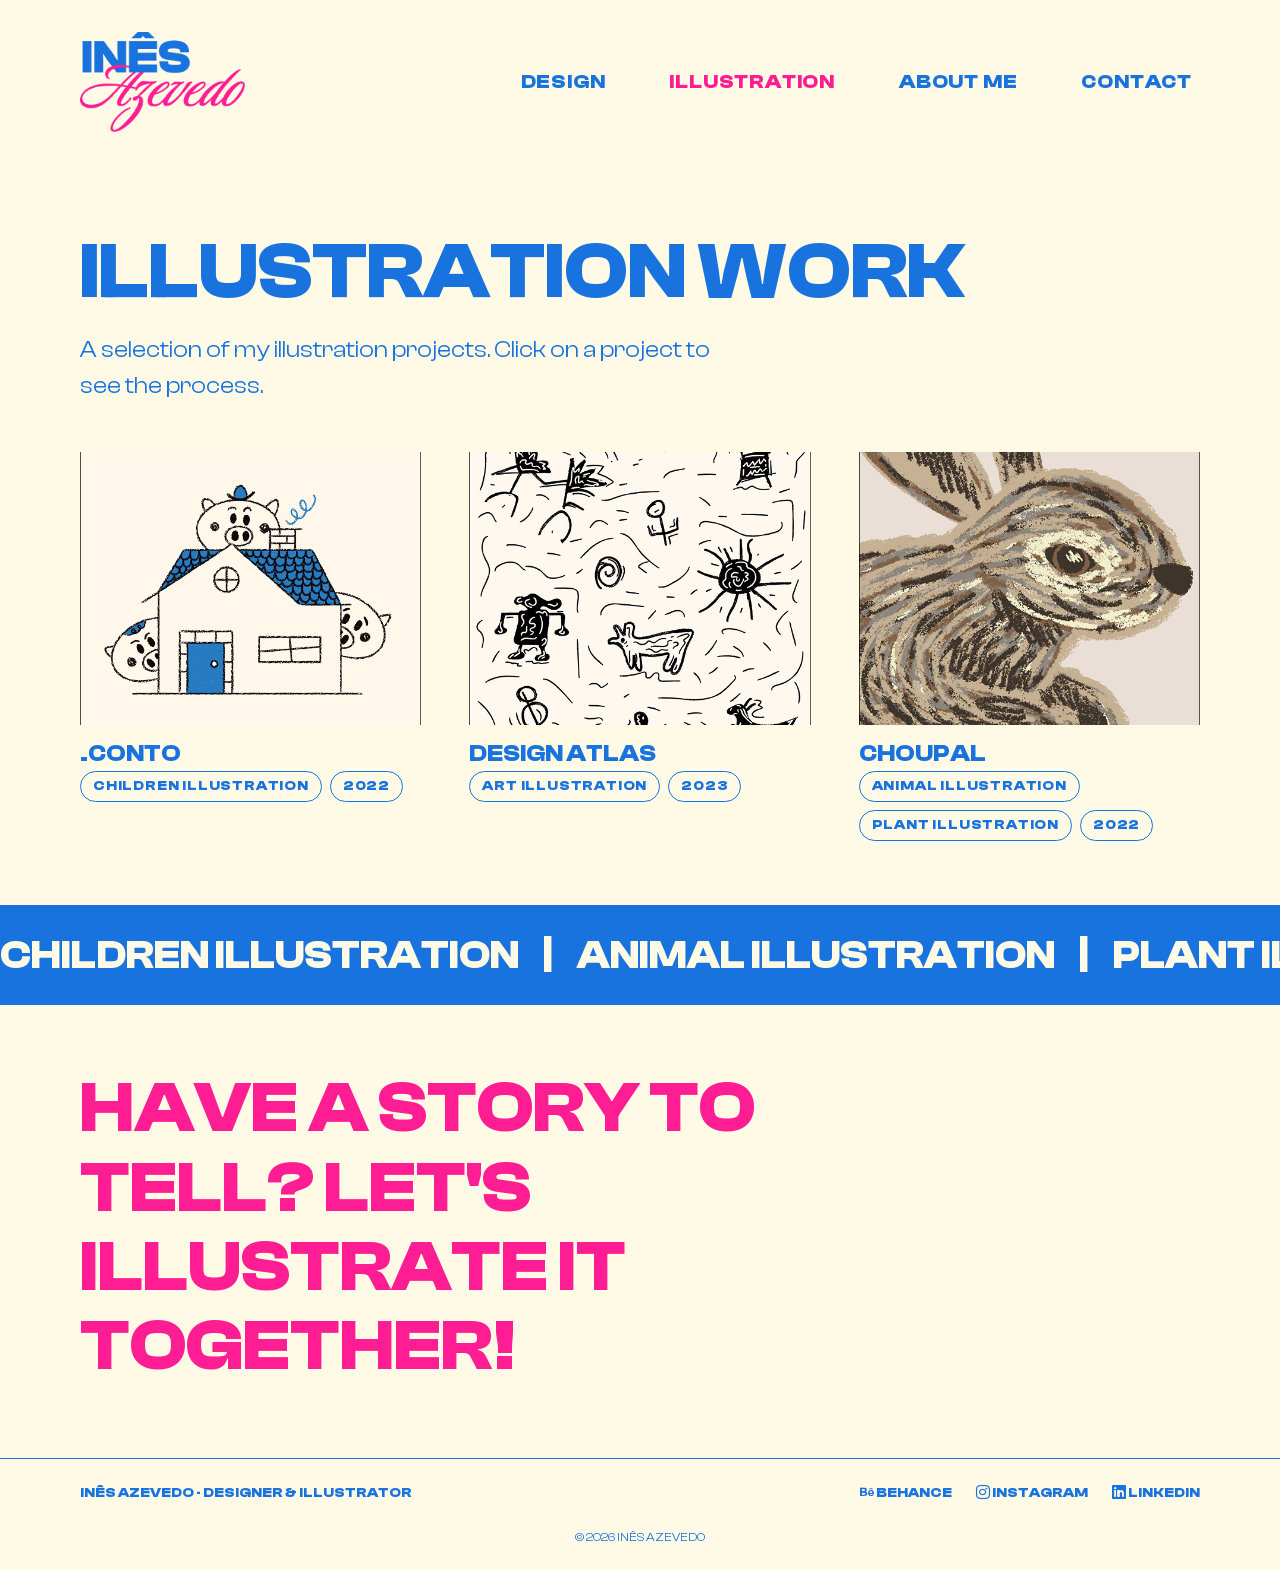
<file: pages/illustration.html>
<!DOCTYPE html>
<html lang="en">

<head>
    <meta charset="UTF-8">
    <meta name="viewport" content="width=device-width, initial-scale=1.0">
    <title>Illustration // Inês Azevedo</title>

    <!-- -------- FAVICON --------------------------------------------------------------------------------------------------- -->
    <link rel="icon" type="image/png" href="../images/favicon.png">

    <!-- -------- LINK BOOTSTRAP -------------------------------------------------------------------------------------------- -->
    <link href="https://cdn.jsdelivr.net/npm/bootstrap@5.3.8/dist/css/bootstrap.min.css" rel="stylesheet"
        integrity="sha384-sRIl4kxILFvY47J16cr9ZwB07vP4J8+LH7qKQnuqkuIAvNWLzeN8tE5YBujZqJLB" crossorigin="anonymous">

    <!-- -------- LINK BOOTSTRAP ICONS -------------------------------------------------------------------------------------- -->
    <link rel="stylesheet" href="https://cdn.jsdelivr.net/npm/bootstrap-icons@1.13.2/font/bootstrap-icons.min.css">

    <!-- -------- LINK CSS -------------------------------------------------------------------------------------------------- -->
    <link rel="stylesheet" href="../css/style.css">
</head>

<body>
    <!-- -------- MENU ------------------------------------------------------------------------------------------------------ -->
    <nav class="navbar navbar-expand-md sticky-top" aria-label="Main navigation">
        <div class="container-fluid side-margin">

            <a class="navbar-brand" href="../index.html">
                <img src="../images/logo2.png" alt="Inês Azevedo - logo" class="nav-logo">
            </a>

            <!-- hamburguer button -->
            <!-- (só aparece em ecrãs pequenos) -->
            <button class="navbar-toggler" type="button" data-bs-toggle="collapse" data-bs-target="#mainMenu"
                aria-controls="mainMenu" aria-expanded="false" aria-label="Open menu">
                <i class="bi bi-list" aria-hidden="true"></i>
            </button>

            <div class="collapse navbar-collapse" id="mainMenu">
                <ul class="navbar-nav ms-auto gap-md-4 gap-lg-5">
                    <li class="nav-item"><a class="nav-link" href="design.html">Design</a></li>
                    <li class="nav-item"><a class="nav-link active" href="illustration.html">Illustration</a></li>
                    <li class="nav-item"><a class="nav-link" href="about.html">About Me</a></li>
                    <li class="nav-item"><a class="nav-link" href="contact.html">Contact</a></li>
                </ul>
            </div>

        </div>
    </nav>
    <!-- -------- .MENU ----------------------------------------------------------------------------------------------------- -->

    <main>
        <!-- -------- ILLUSTRATION PROJECTS ------------------------------------------------------------------------------------- -->
        <section class="side-margin section" aria-labelledby="illustration-title">
            <h1 id="illustration-title" class="page-title">Illustration Work</h1>
            <p class="page-intro">A selection of my illustration projects. Click on a project to see the process.</p>

            <div class="row g-4 g-md-5">

                <div class="col-12 col-sm-6 col-lg-4">
                    <article>
                        <a href="projects/conto.html" class="project-card">
                            <img src="../images/projeto1.png" alt="Ponto Conto Project" class="project-card-img"
                                loading="lazy">
                            <h2 class="project-card-title">.Conto</h2>
                            <p class="project-tags">
                                <span class="project-tag">Children Illustration</span>
                                <span class="project-tag">2022</span>
                            </p>
                        </a>
                    </article>
                </div>

                <div class="col-12 col-sm-6 col-lg-4">
                    <article>
                        <a href="projects/atlas.html" class="project-card">
                            <img src="../images/projeto2.png" alt="Design Atlas Project" class="project-card-img"
                                loading="lazy">
                            <h2 class="project-card-title">Design Atlas</h2>
                            <p class="project-tags">
                                <span class="project-tag">Art Illustration</span>
                                <span class="project-tag">2023</span>
                            </p>
                        </a>
                    </article>
                </div>

                <div class="col-12 col-sm-6 col-lg-4">
                    <article>
                        <a href="projects/choupal.html" class="project-card">
                            <img src="../images/projeto3.png" alt="Choupal Project" class="project-card-img"
                                loading="lazy">
                            <h2 class="project-card-title">Choupal</h2>
                            <p class="project-tags">
                                <span class="project-tag">Animal Illustration</span>
                                <span class="project-tag">Plant Illustration</span>
                                <span class="project-tag">2022</span>
                            </p>
                        </a>
                    </article>
                </div>

            </div>
        </section>
        <!-- -------- .ILLUSTRATION PROJECTS -------------------------------------------------------------------------------- -->

        <!-- -------- BLUE STRIPE (slides left) -------------------------------------------------------------------------- -->
        <div class="stripe" aria-hidden="true">
            <div class="stripe-box">

                <div class="stripe-group">
                    <span>Children Illustration</span><span>Animal Illustration</span><span>Plant Illustration</span>
                    <span>Children Illustration</span><span>Animal Illustration</span><span>Plant Illustration</span>
                    <span>Children Illustration</span><span>Animal Illustration</span><span>Plant Illustration</span>
                </div>

                <div class="stripe-group">
                    <span>Children Illustration</span><span>Animal Illustration</span><span>Plant Illustration</span>
                    <span>Children Illustration</span><span>Animal Illustration</span><span>Plant Illustration</span>
                    <span>Children Illustration</span><span>Animal Illustration</span><span>Plant Illustration</span>
                </div>

            </div>
        </div>
        <!-- -------- .BLUE STRIPE --------------------------------------------------------------------------------------- -->

        <!-- -------- CALL TO ACTION ------------------------------------------------------------------------------------- -->
        <section class="side-margin section" aria-labelledby="title-cta">
            <div class="row">
                <div class="col-12 col-lg-9">
                    <h2 id="title-cta" class="title-cta">
                        <a href="../pages/contact.html">Have a story to tell? Let's illustrate it together!</a>
                    </h2>
                </div>
            </div>
        </section>
        <!-- -------- .CALL TO ACTION ------------------------------------------------------------------------------------ -->
    </main>

    <!-- -------- FOOTER ------------------------------------------------------------------------------------------------- -->
    <footer class="footer side-margin py-4">
        <div class="d-flex flex-column flex-md-row justify-content-between align-items-center gap-3">

            <p class="mb-0">Inês Azevedo · Designer & Illustrator</p>

            <ul class="list-unstyled d-flex gap-4 mb-0">
                <li>
                    <a href="https://www.behance.net/inesazevedo" target="_blank" rel="noopener noreferrer">
                        <i class="bi bi-behance" aria-hidden="true"></i> Behance
                    </a>
                </li>
                <li>
                    <a href="https://www.instagram.com/" target="_blank" rel="noopener noreferrer">
                        <i class="bi bi-instagram" aria-hidden="true"></i> Instagram
                    </a>
                </li>
                <li>
                    <a href="https://www.linkedin.com/in/inesazevedo-ia" target="_blank" rel="noopener noreferrer">
                        <i class="bi bi-linkedin" aria-hidden="true"></i> LinkedIn
                    </a>
                </li>
            </ul>

        </div>
        <p class="footer-copy mb-0 mt-4 text-center">© 2026 Inês Azevedo</p>
    </footer>
    <!-- -------- .FOOTER --------------------------------------------------------------------------------------------------- -->


    <!-- -------- JS BOOTSTRAP ---------------------------------------------------------------------------------------------- -->
    <script src="https://cdn.jsdelivr.net/npm/bootstrap@5.3.8/dist/js/bootstrap.bundle.min.js"
        integrity="sha384-FKyoEForCGlyvwx9Hj09JcYn3nv7wiPVlz7YYwJrWVcXK/BmnVDxM+D2scQbITxI"
        crossorigin="anonymous"></script>
</body>

</html>
</file>
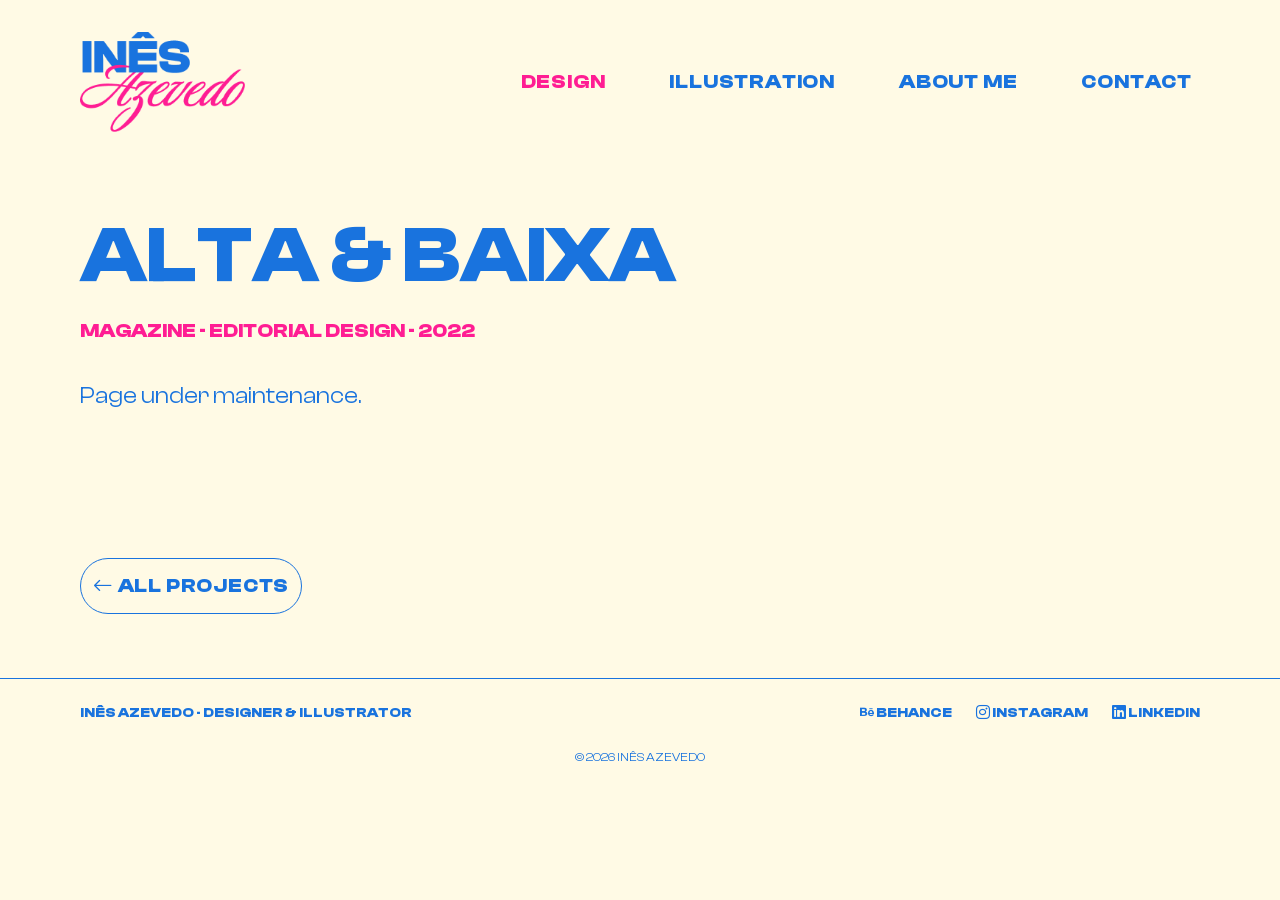
<file: pages/projects/altabaixa.html>
<!DOCTYPE html>
<html lang="en">

<head>
    <meta charset="UTF-8">
    <meta name="viewport" content="width=device-width, initial-scale=1.0">
    <title>Alta&Baixa // Inês Azevedo</title>

    <!-- -------- FAVICON --------------------------------------------------------------------------------------------------- -->
    <link rel="icon" type="image/png" href="../../images/favicon.png">

    <!-- -------- LINK BOOTSTRAP -------------------------------------------------------------------------------------------- -->
    <link href="https://cdn.jsdelivr.net/npm/bootstrap@5.3.8/dist/css/bootstrap.min.css" rel="stylesheet"
        integrity="sha384-sRIl4kxILFvY47J16cr9ZwB07vP4J8+LH7qKQnuqkuIAvNWLzeN8tE5YBujZqJLB" crossorigin="anonymous">

    <!-- -------- LINK BOOTSTRAP ICONS -------------------------------------------------------------------------------------- -->
    <link rel="stylesheet" href="https://cdn.jsdelivr.net/npm/bootstrap-icons@1.13.2/font/bootstrap-icons.min.css">

    <!-- -------- LINK CSS -------------------------------------------------------------------------------------------------- -->
    <link rel="stylesheet" href="../../css/style.css">
</head>

<body>
    <!-- -------- MENU ------------------------------------------------------------------------------------------------------ -->
    <nav class="navbar navbar-expand-md sticky-top" aria-label="Main navigation">
        <div class="container-fluid side-margin">

            <a class="navbar-brand" href="../../index.html">
                <img src="../../images/logo2.png" alt="Inês Azevedo - logo" class="nav-logo">
            </a>

            <!-- hamburguer button -->
            <!-- (só aparece em ecrãs pequenos) -->
            <button class="navbar-toggler" type="button" data-bs-toggle="collapse" data-bs-target="#mainMenu"
                aria-controls="mainMenu" aria-expanded="false" aria-label="Open menu">
                <i class="bi bi-list" aria-hidden="true"></i>
            </button>

            <div class="collapse navbar-collapse" id="mainMenu">
                <ul class="navbar-nav ms-auto gap-md-4 gap-lg-5">
                    <li class="nav-item"><a class="nav-link active" href="../design.html">Design</a></li>
                    <li class="nav-item"><a class="nav-link" href="../illustration.html">Illustration</a></li>
                    <li class="nav-item"><a class="nav-link" href="../about.html">About Me</a></li>
                    <li class="nav-item"><a class="nav-link" href="../contact.html">Contact</a></li>
                </ul>
            </div>

        </div>
    </nav>
    <!-- -------- .MENU ----------------------------------------------------------------------------------------------------- -->

    <main>
        <!-- -------- PROJECT HEADER ------------------------------------------------------------------------------------- -->
        <section class="side-margin section section-first" aria-labelledby="project-title">
            <div class="row g-4 g-md-5">

                <div class="col-12 col-lg-7">
                    <h1 id="project-title" class="page-title">Alta & BAixa</h1>
                    <p class="project-meta">Magazine · Editorial Design · 2022</p>
                    <p>Page under maintenance.</p>
                </div>
            </div>
        </section>

        <!-- -------- MORE PROJECTS -------------------------------------------------------------------------------------- -->
        <section class="side-margin section" aria-label="More projects">
            <div class="d-flex flex-column flex-sm-row justify-content-between gap-3">
                <a href="../design.html" class="btn btn-site btn-site-outline rounded-pill">
                    <i class="bi bi-arrow-left" aria-hidden="true"></i> All projects
                </a>
                <!-- <a href="" class="btn btn-site btn-site-filled rounded-pill">
                    Next project <i class="bi bi-arrow-right" aria-hidden="true"></i>
                </a> -->
            </div>
        </section>
        <!-- -------- .MORE PROJECTS ------------------------------------------------------------------------------------- -->
    </main>

    <!-- -------- FOOTER ------------------------------------------------------------------------------------------------- -->
    <footer class="footer side-margin py-4">
        <div class="d-flex flex-column flex-md-row justify-content-between align-items-center gap-3">

            <p class="mb-0">Inês Azevedo · Designer & Illustrator</p>

            <ul class="list-unstyled d-flex gap-4 mb-0">
                <li>
                    <a href="https://www.behance.net/inesazevedo" target="_blank" rel="noopener noreferrer">
                        <i class="bi bi-behance" aria-hidden="true"></i> Behance
                    </a>
                </li>
                <li>
                    <a href="https://www.instagram.com/" target="_blank" rel="noopener noreferrer">
                        <i class="bi bi-instagram" aria-hidden="true"></i> Instagram
                    </a>
                </li>
                <li>
                    <a href="https://www.linkedin.com/in/inesazevedo-ia" target="_blank" rel="noopener noreferrer">
                        <i class="bi bi-linkedin" aria-hidden="true"></i> LinkedIn
                    </a>
                </li>
            </ul>

        </div>
        <p class="footer-copy mb-0 mt-4 text-center">© 2026 Inês Azevedo</p>
    </footer>
    <!-- -------- .FOOTER --------------------------------------------------------------------------------------------------- -->


    <!-- -------- JS BOOTSTRAP ---------------------------------------------------------------------------------------------- -->
    <script src="https://cdn.jsdelivr.net/npm/bootstrap@5.3.8/dist/js/bootstrap.bundle.min.js"
        integrity="sha384-FKyoEForCGlyvwx9Hj09JcYn3nv7wiPVlz7YYwJrWVcXK/BmnVDxM+D2scQbITxI"
        crossorigin="anonymous"></script>
</body>

</html>
</file>
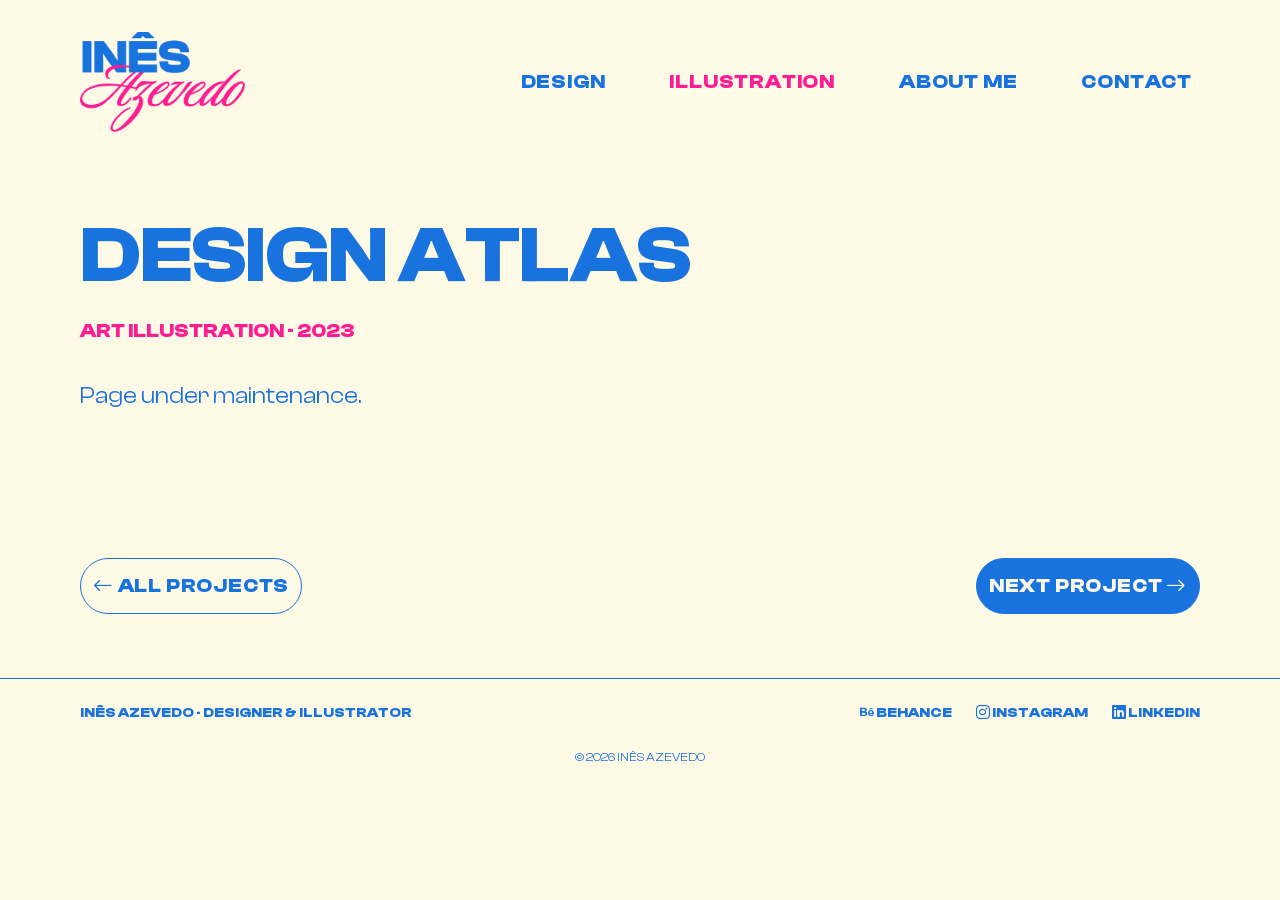
<file: pages/projects/atlas.html>
<!DOCTYPE html>
<html lang="en">

<head>
    <meta charset="UTF-8">
    <meta name="viewport" content="width=device-width, initial-scale=1.0">
    <title>Design Atlas // Inês Azevedo</title>

    <!-- -------- FAVICON --------------------------------------------------------------------------------------------------- -->
    <link rel="icon" type="image/png" href="../../images/favicon.png">

    <!-- -------- LINK BOOTSTRAP -------------------------------------------------------------------------------------------- -->
    <link href="https://cdn.jsdelivr.net/npm/bootstrap@5.3.8/dist/css/bootstrap.min.css" rel="stylesheet"
        integrity="sha384-sRIl4kxILFvY47J16cr9ZwB07vP4J8+LH7qKQnuqkuIAvNWLzeN8tE5YBujZqJLB" crossorigin="anonymous">

    <!-- -------- LINK BOOTSTRAP ICONS -------------------------------------------------------------------------------------- -->
    <link rel="stylesheet" href="https://cdn.jsdelivr.net/npm/bootstrap-icons@1.13.2/font/bootstrap-icons.min.css">

    <!-- -------- LINK CSS -------------------------------------------------------------------------------------------------- -->
    <link rel="stylesheet" href="../../css/style.css">
</head>

<body>
    <!-- -------- MENU ------------------------------------------------------------------------------------------------------ -->
    <nav class="navbar navbar-expand-md sticky-top" aria-label="Main navigation">
        <div class="container-fluid side-margin">

            <a class="navbar-brand" href="../../index.html">
                <img src="../../images/logo2.png" alt="Inês Azevedo - logo" class="nav-logo">
            </a>

            <!-- hamburguer button -->
            <!-- (só aparece em ecrãs pequenos) -->
            <button class="navbar-toggler" type="button" data-bs-toggle="collapse" data-bs-target="#mainMenu"
                aria-controls="mainMenu" aria-expanded="false" aria-label="Open menu">
                <i class="bi bi-list" aria-hidden="true"></i>
            </button>

            <div class="collapse navbar-collapse" id="mainMenu">
                <ul class="navbar-nav ms-auto gap-md-4 gap-lg-5">
                    <li class="nav-item"><a class="nav-link" href="../design.html">Design</a></li>
                    <li class="nav-item"><a class="nav-link active" href="../illustration.html">Illustration</a></li>
                    <li class="nav-item"><a class="nav-link" href="../about.html">About Me</a></li>
                    <li class="nav-item"><a class="nav-link" href="../contact.html">Contact</a></li>
                </ul>
            </div>

        </div>
    </nav>
    <!-- -------- .MENU ----------------------------------------------------------------------------------------------------- -->

    <main>
        <!-- -------- PROJECT HEADER ------------------------------------------------------------------------------------- -->
        <section class="side-margin section section-first" aria-labelledby="project-title">
            <div class="row g-4 g-md-5">

                <div class="col-12 col-lg-7">
                    <h1 id="project-title" class="page-title">Design Atlas</h1>
                    <p class="project-meta">Art Illustration · 2023</p>
                    <p>Page under maintenance.</p>
                </div>
            </div>
        </section>

        <!-- -------- MORE PROJECTS -------------------------------------------------------------------------------------- -->
        <section class="side-margin section" aria-label="More projects">
            <div class="d-flex flex-column flex-sm-row justify-content-between gap-3">
                <a href="../design.html" class="btn btn-site btn-site-outline rounded-pill">
                    <i class="bi bi-arrow-left" aria-hidden="true"></i> All projects
                </a>
                <a href="choupal.html" class="btn btn-site btn-site-filled rounded-pill">
                    Next project <i class="bi bi-arrow-right" aria-hidden="true"></i>
                </a>
            </div>
        </section>
        <!-- -------- .MORE PROJECTS ------------------------------------------------------------------------------------- -->
    </main>

    <!-- -------- FOOTER ------------------------------------------------------------------------------------------------- -->
    <footer class="footer side-margin py-4">
        <div class="d-flex flex-column flex-md-row justify-content-between align-items-center gap-3">

            <p class="mb-0">Inês Azevedo · Designer & Illustrator</p>

            <ul class="list-unstyled d-flex gap-4 mb-0">
                <li>
                    <a href="https://www.behance.net/inesazevedo" target="_blank" rel="noopener noreferrer">
                        <i class="bi bi-behance" aria-hidden="true"></i> Behance
                    </a>
                </li>
                <li>
                    <a href="https://www.instagram.com/" target="_blank" rel="noopener noreferrer">
                        <i class="bi bi-instagram" aria-hidden="true"></i> Instagram
                    </a>
                </li>
                <li>
                    <a href="https://www.linkedin.com/in/inesazevedo-ia" target="_blank" rel="noopener noreferrer">
                        <i class="bi bi-linkedin" aria-hidden="true"></i> LinkedIn
                    </a>
                </li>
            </ul>

        </div>
        <p class="footer-copy mb-0 mt-4 text-center">© 2026 Inês Azevedo</p>
    </footer>
    <!-- -------- .FOOTER --------------------------------------------------------------------------------------------------- -->


    <!-- -------- JS BOOTSTRAP ---------------------------------------------------------------------------------------------- -->
    <script src="https://cdn.jsdelivr.net/npm/bootstrap@5.3.8/dist/js/bootstrap.bundle.min.js"
        integrity="sha384-FKyoEForCGlyvwx9Hj09JcYn3nv7wiPVlz7YYwJrWVcXK/BmnVDxM+D2scQbITxI"
        crossorigin="anonymous"></script>
</body>

</html>
</file>
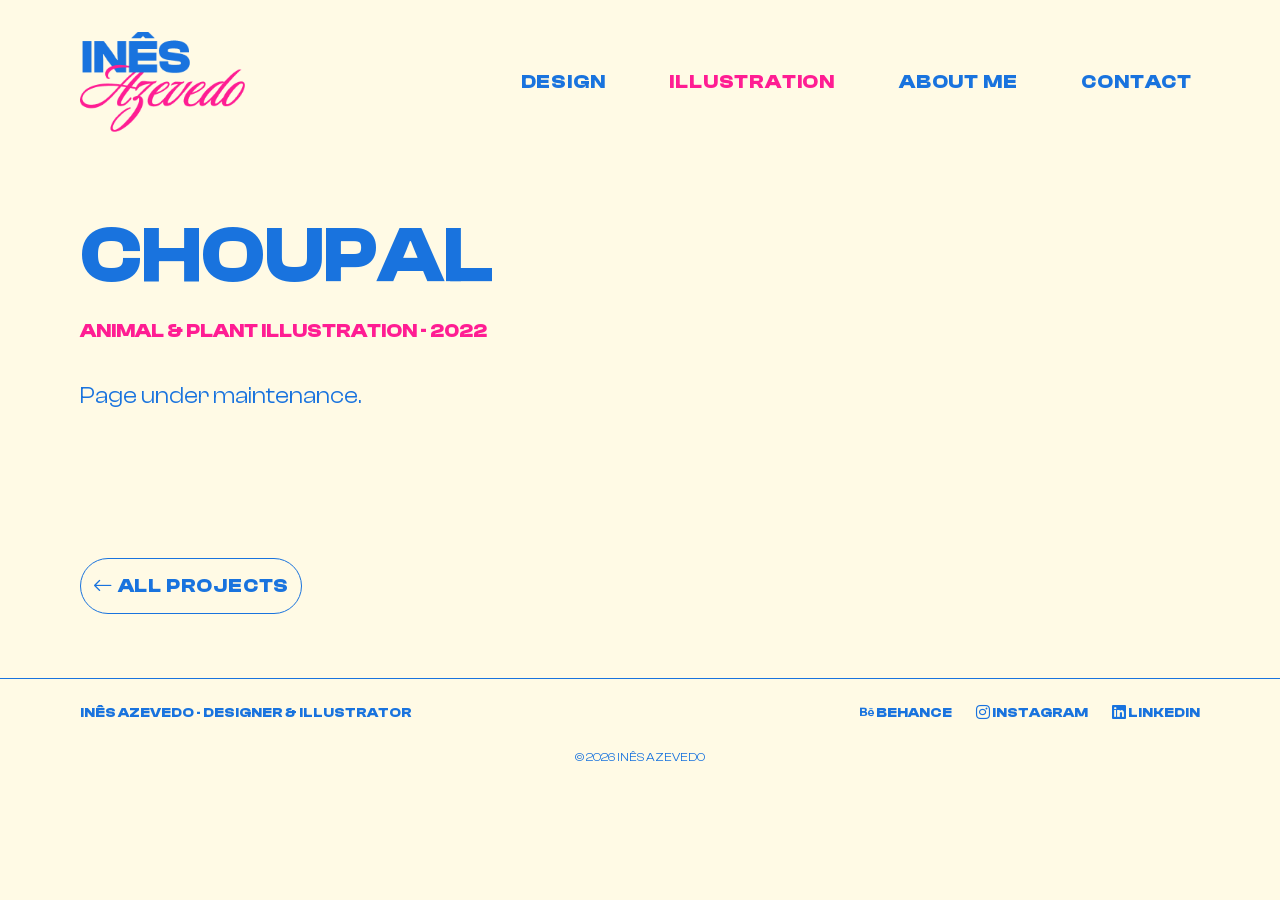
<file: pages/projects/choupal.html>
<!DOCTYPE html>
<html lang="en">

<head>
    <meta charset="UTF-8">
    <meta name="viewport" content="width=device-width, initial-scale=1.0">
    <title>Choupal // Inês Azevedo</title>

    <!-- -------- FAVICON --------------------------------------------------------------------------------------------------- -->
    <link rel="icon" type="image/png" href="../../images/favicon.png">

    <!-- -------- LINK BOOTSTRAP -------------------------------------------------------------------------------------------- -->
    <link href="https://cdn.jsdelivr.net/npm/bootstrap@5.3.8/dist/css/bootstrap.min.css" rel="stylesheet"
        integrity="sha384-sRIl4kxILFvY47J16cr9ZwB07vP4J8+LH7qKQnuqkuIAvNWLzeN8tE5YBujZqJLB" crossorigin="anonymous">

    <!-- -------- LINK BOOTSTRAP ICONS -------------------------------------------------------------------------------------- -->
    <link rel="stylesheet" href="https://cdn.jsdelivr.net/npm/bootstrap-icons@1.13.2/font/bootstrap-icons.min.css">

    <!-- -------- LINK CSS -------------------------------------------------------------------------------------------------- -->
    <link rel="stylesheet" href="../../css/style.css">
</head>

<body>
    <!-- -------- MENU ------------------------------------------------------------------------------------------------------ -->
    <nav class="navbar navbar-expand-md sticky-top" aria-label="Main navigation">
        <div class="container-fluid side-margin">

            <a class="navbar-brand" href="../../index.html">
                <img src="../../images/logo2.png" alt="Inês Azevedo - logo" class="nav-logo">
            </a>

            <!-- hamburguer button -->
            <!-- (só aparece em ecrãs pequenos) -->
            <button class="navbar-toggler" type="button" data-bs-toggle="collapse" data-bs-target="#mainMenu"
                aria-controls="mainMenu" aria-expanded="false" aria-label="Open menu">
                <i class="bi bi-list" aria-hidden="true"></i>
            </button>

            <div class="collapse navbar-collapse" id="mainMenu">
                <ul class="navbar-nav ms-auto gap-md-4 gap-lg-5">
                    <li class="nav-item"><a class="nav-link" href="../design.html">Design</a></li>
                    <li class="nav-item"><a class="nav-link active" href="../illustration.html">Illustration</a></li>
                    <li class="nav-item"><a class="nav-link" href="../about.html">About Me</a></li>
                    <li class="nav-item"><a class="nav-link" href="../contact.html">Contact</a></li>
                </ul>
            </div>

        </div>
    </nav>
    <!-- -------- .MENU ----------------------------------------------------------------------------------------------------- -->

    <main>
        <!-- -------- PROJECT HEADER ------------------------------------------------------------------------------------- -->
        <section class="side-margin section section-first" aria-labelledby="project-title">
            <div class="row g-4 g-md-5">

                <div class="col-12 col-lg-7">
                    <h1 id="project-title" class="page-title">Choupal</h1>
                    <p class="project-meta">Animal & Plant Illustration · 2022</p>
                    <p>Page under maintenance.</p>
                </div>
            </div>

        </section>

        <!-- -------- MORE PROJECTS -------------------------------------------------------------------------------------- -->
        <section class="side-margin section" aria-label="More projects">
            <div class="d-flex flex-column flex-sm-row justify-content-between gap-3">
                <a href="../design.html" class="btn btn-site btn-site-outline rounded-pill">
                    <i class="bi bi-arrow-left" aria-hidden="true"></i> All projects
                </a>
                <!-- <a href="" class="btn btn-site btn-site-filled rounded-pill">
                    Next project <i class="bi bi-arrow-right" aria-hidden="true"></i>
                </a> -->
            </div>
        </section>
        <!-- -------- .MORE PROJECTS ------------------------------------------------------------------------------------- -->
    </main>

    <!-- -------- FOOTER ------------------------------------------------------------------------------------------------- -->
    <footer class="footer side-margin py-4">
        <div class="d-flex flex-column flex-md-row justify-content-between align-items-center gap-3">

            <p class="mb-0">Inês Azevedo · Designer & Illustrator</p>

            <ul class="list-unstyled d-flex gap-4 mb-0">
                <li>
                    <a href="https://www.behance.net/inesazevedo" target="_blank" rel="noopener noreferrer">
                        <i class="bi bi-behance" aria-hidden="true"></i> Behance
                    </a>
                </li>
                <li>
                    <a href="https://www.instagram.com/" target="_blank" rel="noopener noreferrer">
                        <i class="bi bi-instagram" aria-hidden="true"></i> Instagram
                    </a>
                </li>
                <li>
                    <a href="https://www.linkedin.com/in/inesazevedo-ia" target="_blank" rel="noopener noreferrer">
                        <i class="bi bi-linkedin" aria-hidden="true"></i> LinkedIn
                    </a>
                </li>
            </ul>

        </div>
        <p class="footer-copy mb-0 mt-4 text-center">© 2026 Inês Azevedo</p>
    </footer>
    <!-- -------- .FOOTER --------------------------------------------------------------------------------------------------- -->


    <!-- -------- JS BOOTSTRAP ---------------------------------------------------------------------------------------------- -->
    <script src="https://cdn.jsdelivr.net/npm/bootstrap@5.3.8/dist/js/bootstrap.bundle.min.js"
        integrity="sha384-FKyoEForCGlyvwx9Hj09JcYn3nv7wiPVlz7YYwJrWVcXK/BmnVDxM+D2scQbITxI"
        crossorigin="anonymous"></script>
</body>

</html>
</file>
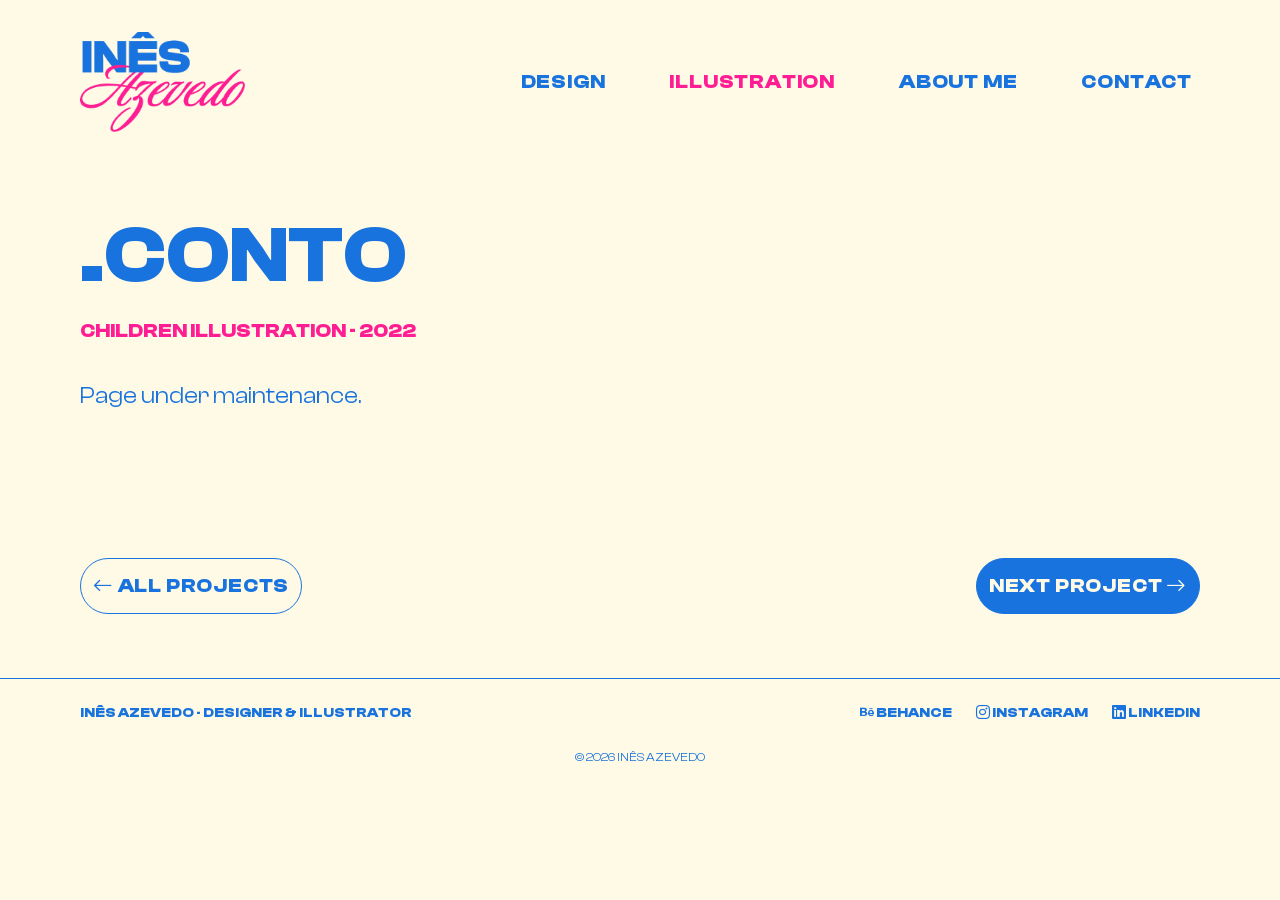
<file: pages/projects/conto.html>
<!DOCTYPE html>
<html lang="en">

<head>
    <meta charset="UTF-8">
    <meta name="viewport" content="width=device-width, initial-scale=1.0">
    <title>.Conto // Inês Azevedo</title>

    <!-- -------- FAVICON --------------------------------------------------------------------------------------------------- -->
    <link rel="icon" type="image/png" href="../../images/favicon.png">

    <!-- -------- LINK BOOTSTRAP -------------------------------------------------------------------------------------------- -->
    <link href="https://cdn.jsdelivr.net/npm/bootstrap@5.3.8/dist/css/bootstrap.min.css" rel="stylesheet"
        integrity="sha384-sRIl4kxILFvY47J16cr9ZwB07vP4J8+LH7qKQnuqkuIAvNWLzeN8tE5YBujZqJLB" crossorigin="anonymous">

    <!-- -------- LINK BOOTSTRAP ICONS -------------------------------------------------------------------------------------- -->
    <link rel="stylesheet" href="https://cdn.jsdelivr.net/npm/bootstrap-icons@1.13.2/font/bootstrap-icons.min.css">

    <!-- -------- LINK CSS -------------------------------------------------------------------------------------------------- -->
    <link rel="stylesheet" href="../../css/style.css">
</head>

<body>
    <!-- -------- MENU ------------------------------------------------------------------------------------------------------ -->
    <nav class="navbar navbar-expand-md sticky-top" aria-label="Main navigation">
        <div class="container-fluid side-margin">

            <a class="navbar-brand" href="../../index.html">
                <img src="../../images/logo2.png" alt="Inês Azevedo - logo" class="nav-logo">
            </a>

            <!-- hamburguer button -->
            <!-- (só aparece em ecrãs pequenos) -->
            <button class="navbar-toggler" type="button" data-bs-toggle="collapse" data-bs-target="#mainMenu"
                aria-controls="mainMenu" aria-expanded="false" aria-label="Open menu">
                <i class="bi bi-list" aria-hidden="true"></i>
            </button>

            <div class="collapse navbar-collapse" id="mainMenu">
                <ul class="navbar-nav ms-auto gap-md-4 gap-lg-5">
                    <li class="nav-item"><a class="nav-link" href="../design.html">Design</a></li>
                    <li class="nav-item"><a class="nav-link active" href="../illustration.html">Illustration</a></li>
                    <li class="nav-item"><a class="nav-link" href="../about.html">About Me</a></li>
                    <li class="nav-item"><a class="nav-link" href="../contact.html">Contact</a></li>
                </ul>
            </div>

        </div>
    </nav>
    <!-- -------- .MENU ----------------------------------------------------------------------------------------------------- -->

    <main>
        <!-- -------- PROJECT HEADER ------------------------------------------------------------------------------------- -->
        <section class="side-margin section section-first" aria-labelledby="project-title">
            <div class="row g-4 g-md-5">

                <div class="col-12 col-lg-7">
                    <h1 id="project-title" class="page-title">.Conto</h1>
                    <p class="project-meta">Children Illustration · 2022</p>
                    <p>Page under maintenance.</p>
                </div>
            </div>
        </section>

        <!-- -------- MORE PROJECTS -------------------------------------------------------------------------------------- -->
        <section class="side-margin section" aria-label="More projects">
            <div class="d-flex flex-column flex-sm-row justify-content-between gap-3">
                <a href="../design.html" class="btn btn-site btn-site-outline rounded-pill">
                    <i class="bi bi-arrow-left" aria-hidden="true"></i> All projects
                </a>
                <a href="atlas.html" class="btn btn-site btn-site-filled rounded-pill">
                    Next project <i class="bi bi-arrow-right" aria-hidden="true"></i>
                </a>
            </div>
        </section>
        <!-- -------- .MORE PROJECTS ------------------------------------------------------------------------------------- -->
    </main>

    <!-- -------- FOOTER ------------------------------------------------------------------------------------------------- -->
    <footer class="footer side-margin py-4">
        <div class="d-flex flex-column flex-md-row justify-content-between align-items-center gap-3">

            <p class="mb-0">Inês Azevedo · Designer & Illustrator</p>

            <ul class="list-unstyled d-flex gap-4 mb-0">
                <li>
                    <a href="https://www.behance.net/inesazevedo" target="_blank" rel="noopener noreferrer">
                        <i class="bi bi-behance" aria-hidden="true"></i> Behance
                    </a>
                </li>
                <li>
                    <a href="https://www.instagram.com/" target="_blank" rel="noopener noreferrer">
                        <i class="bi bi-instagram" aria-hidden="true"></i> Instagram
                    </a>
                </li>
                <li>
                    <a href="https://www.linkedin.com/in/inesazevedo-ia" target="_blank" rel="noopener noreferrer">
                        <i class="bi bi-linkedin" aria-hidden="true"></i> LinkedIn
                    </a>
                </li>
            </ul>

        </div>
        <p class="footer-copy mb-0 mt-4 text-center">© 2026 Inês Azevedo</p>
    </footer>
    <!-- -------- .FOOTER --------------------------------------------------------------------------------------------------- -->


    <!-- -------- JS BOOTSTRAP ---------------------------------------------------------------------------------------------- -->
    <script src="https://cdn.jsdelivr.net/npm/bootstrap@5.3.8/dist/js/bootstrap.bundle.min.js"
        integrity="sha384-FKyoEForCGlyvwx9Hj09JcYn3nv7wiPVlz7YYwJrWVcXK/BmnVDxM+D2scQbITxI"
        crossorigin="anonymous"></script>
</body>

</html>
</file>
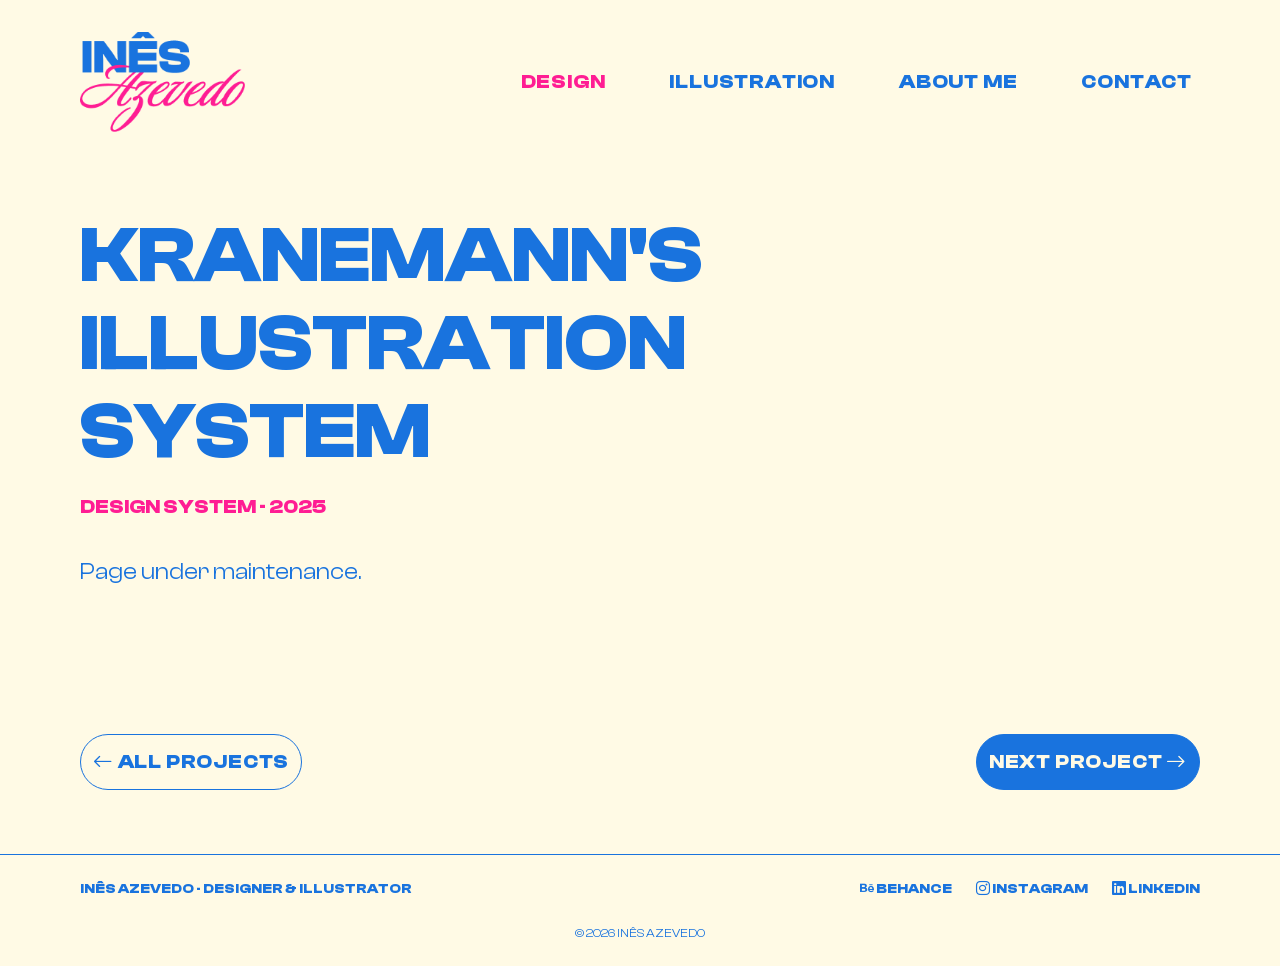
<file: pages/projects/kranemann.html>
<!DOCTYPE html>
<html lang="en">

<head>
    <meta charset="UTF-8">
    <meta name="viewport" content="width=device-width, initial-scale=1.0">
    <title>Kranemann // Inês Azevedo</title>

    <!-- -------- FAVICON --------------------------------------------------------------------------------------------------- -->
    <link rel="icon" type="image/png" href="../../images/favicon.png">

    <!-- -------- LINK BOOTSTRAP -------------------------------------------------------------------------------------------- -->
    <link href="https://cdn.jsdelivr.net/npm/bootstrap@5.3.8/dist/css/bootstrap.min.css" rel="stylesheet"
        integrity="sha384-sRIl4kxILFvY47J16cr9ZwB07vP4J8+LH7qKQnuqkuIAvNWLzeN8tE5YBujZqJLB" crossorigin="anonymous">

    <!-- -------- LINK BOOTSTRAP ICONS -------------------------------------------------------------------------------------- -->
    <link rel="stylesheet" href="https://cdn.jsdelivr.net/npm/bootstrap-icons@1.13.2/font/bootstrap-icons.min.css">

    <!-- -------- LINK CSS -------------------------------------------------------------------------------------------------- -->
    <link rel="stylesheet" href="../../css/style.css">
</head>

<body>
    <!-- -------- MENU ------------------------------------------------------------------------------------------------------ -->
    <nav class="navbar navbar-expand-md sticky-top" aria-label="Main navigation">
        <div class="container-fluid side-margin">

            <a class="navbar-brand" href="../../index.html">
                <img src="../../images/logo2.png" alt="Inês Azevedo - logo" class="nav-logo">
            </a>

            <!-- hamburguer button -->
            <!-- (só aparece em ecrãs pequenos) -->
            <button class="navbar-toggler" type="button" data-bs-toggle="collapse" data-bs-target="#mainMenu"
                aria-controls="mainMenu" aria-expanded="false" aria-label="Open menu">
                <i class="bi bi-list" aria-hidden="true"></i>
            </button>

            <div class="collapse navbar-collapse" id="mainMenu">
                <ul class="navbar-nav ms-auto gap-md-4 gap-lg-5">
                    <li class="nav-item"><a class="nav-link active" href="../design.html">Design</a></li>
                    <li class="nav-item"><a class="nav-link" href="../illustration.html">Illustration</a></li>
                    <li class="nav-item"><a class="nav-link" href="../about.html">About Me</a></li>
                    <li class="nav-item"><a class="nav-link" href="../contact.html">Contact</a></li>
                </ul>
            </div>

        </div>
    </nav>
    <!-- -------- .MENU ----------------------------------------------------------------------------------------------------- -->

    <main>
        <!-- -------- PROJECT HEADER ------------------------------------------------------------------------------------- -->
        <section class="side-margin section section-first" aria-labelledby="project-title">
            <div class="row g-4 g-md-5">

                <div class="col-12 col-lg-7">
                    <h1 id="project-title" class="page-title">Kranemann's Illustration System</h1>
                    <p class="project-meta">Design System · 2025</p>
                    <p>Page under maintenance.</p>
                </div>
            </div>
        </section>

        <!-- -------- MORE PROJECTS -------------------------------------------------------------------------------------- -->
        <section class="side-margin section" aria-label="More projects">
            <div class="d-flex flex-column flex-sm-row justify-content-between gap-3">
                <a href="../design.html" class="btn btn-site btn-site-outline rounded-pill">
                    <i class="bi bi-arrow-left" aria-hidden="true"></i> All projects
                </a>
                <a href="altabaixa.html" class="btn btn-site btn-site-filled rounded-pill">
                    Next project <i class="bi bi-arrow-right" aria-hidden="true"></i>
                </a>
            </div>
        </section>
        <!-- -------- .MORE PROJECTS ------------------------------------------------------------------------------------- -->
    </main>

    <!-- -------- FOOTER ------------------------------------------------------------------------------------------------- -->
    <footer class="footer side-margin py-4">
        <div class="d-flex flex-column flex-md-row justify-content-between align-items-center gap-3">

            <p class="mb-0">Inês Azevedo · Designer & Illustrator</p>

            <ul class="list-unstyled d-flex gap-4 mb-0">
                <li>
                    <a href="https://www.behance.net/inesazevedo" target="_blank" rel="noopener noreferrer">
                        <i class="bi bi-behance" aria-hidden="true"></i> Behance
                    </a>
                </li>
                <li>
                    <a href="https://www.instagram.com/" target="_blank" rel="noopener noreferrer">
                        <i class="bi bi-instagram" aria-hidden="true"></i> Instagram
                    </a>
                </li>
                <li>
                    <a href="https://www.linkedin.com/in/inesazevedo-ia" target="_blank" rel="noopener noreferrer">
                        <i class="bi bi-linkedin" aria-hidden="true"></i> LinkedIn
                    </a>
                </li>
            </ul>

        </div>
        <p class="footer-copy mb-0 mt-4 text-center">© 2026 Inês Azevedo</p>
    </footer>
    <!-- -------- .FOOTER --------------------------------------------------------------------------------------------------- -->


    <!-- -------- JS BOOTSTRAP ---------------------------------------------------------------------------------------------- -->
    <script src="https://cdn.jsdelivr.net/npm/bootstrap@5.3.8/dist/js/bootstrap.bundle.min.js"
        integrity="sha384-FKyoEForCGlyvwx9Hj09JcYn3nv7wiPVlz7YYwJrWVcXK/BmnVDxM+D2scQbITxI"
        crossorigin="anonymous"></script>
</body>

</html>
</file>
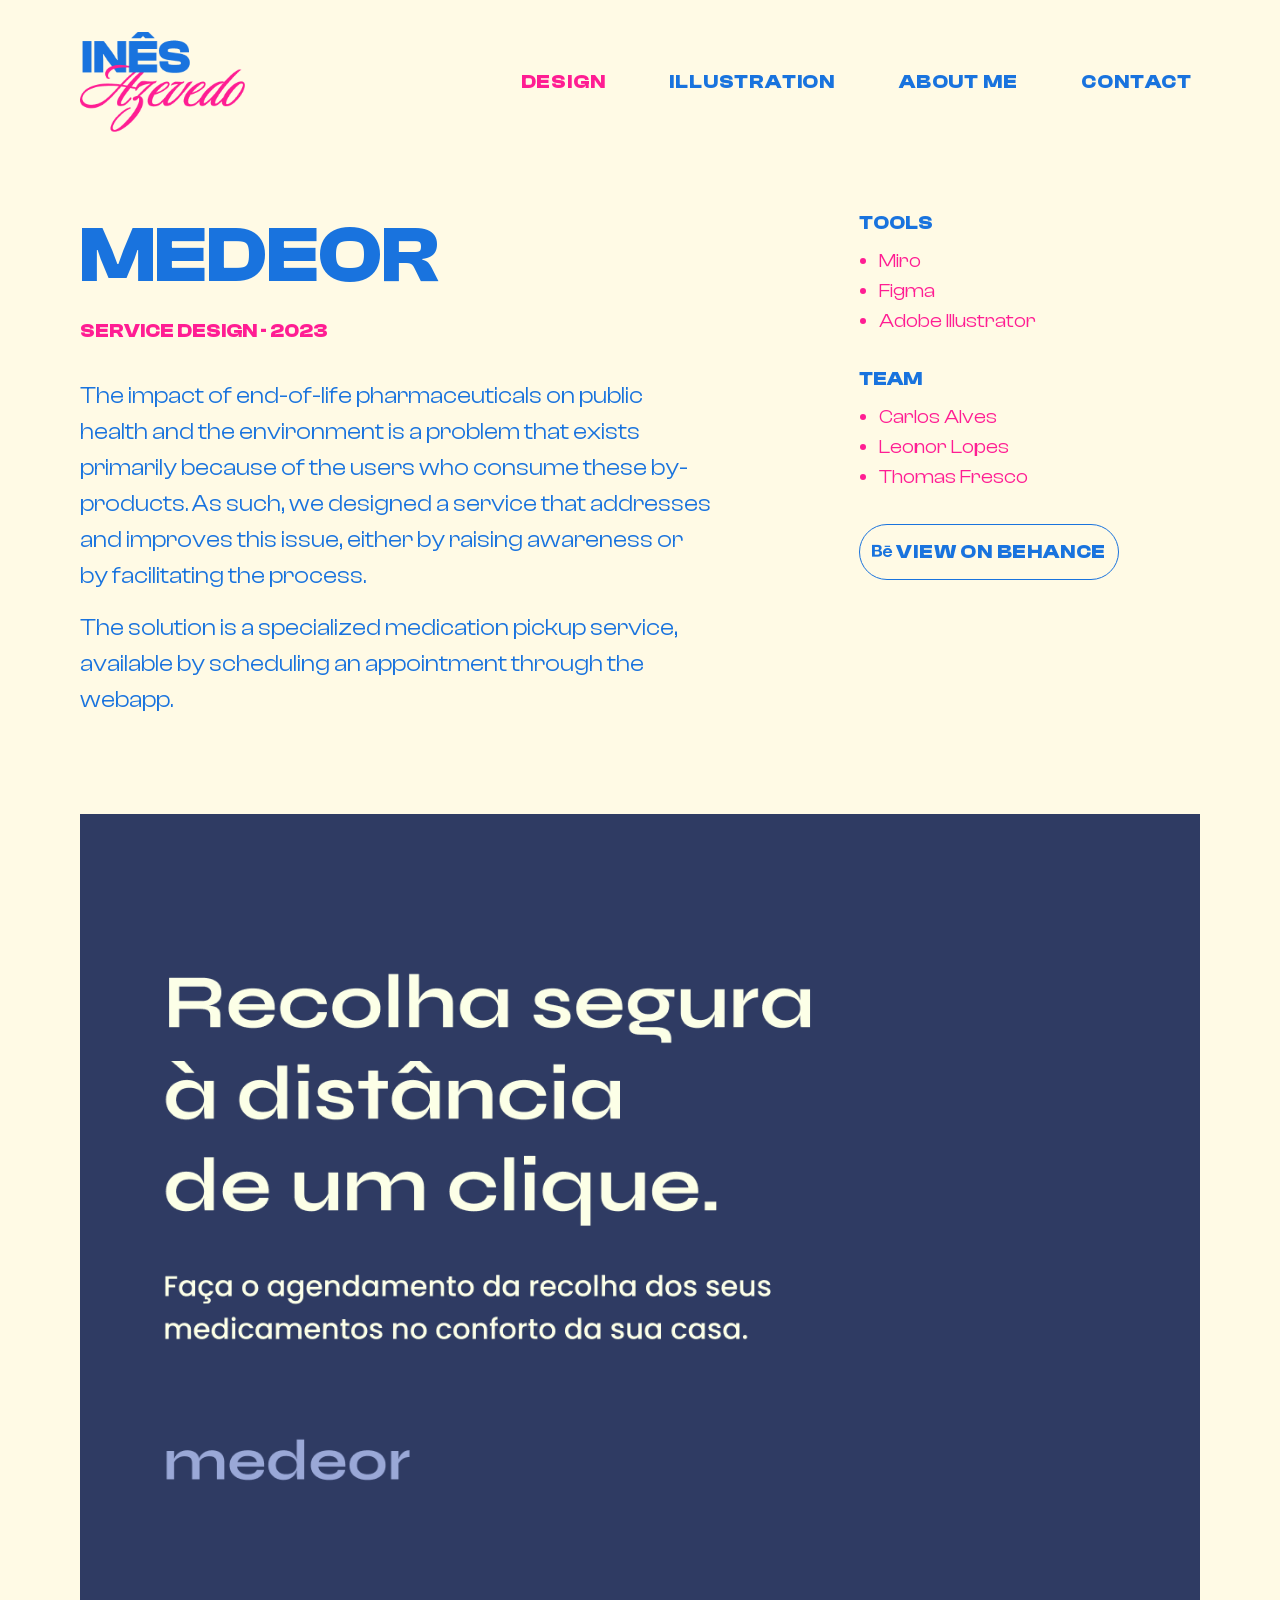
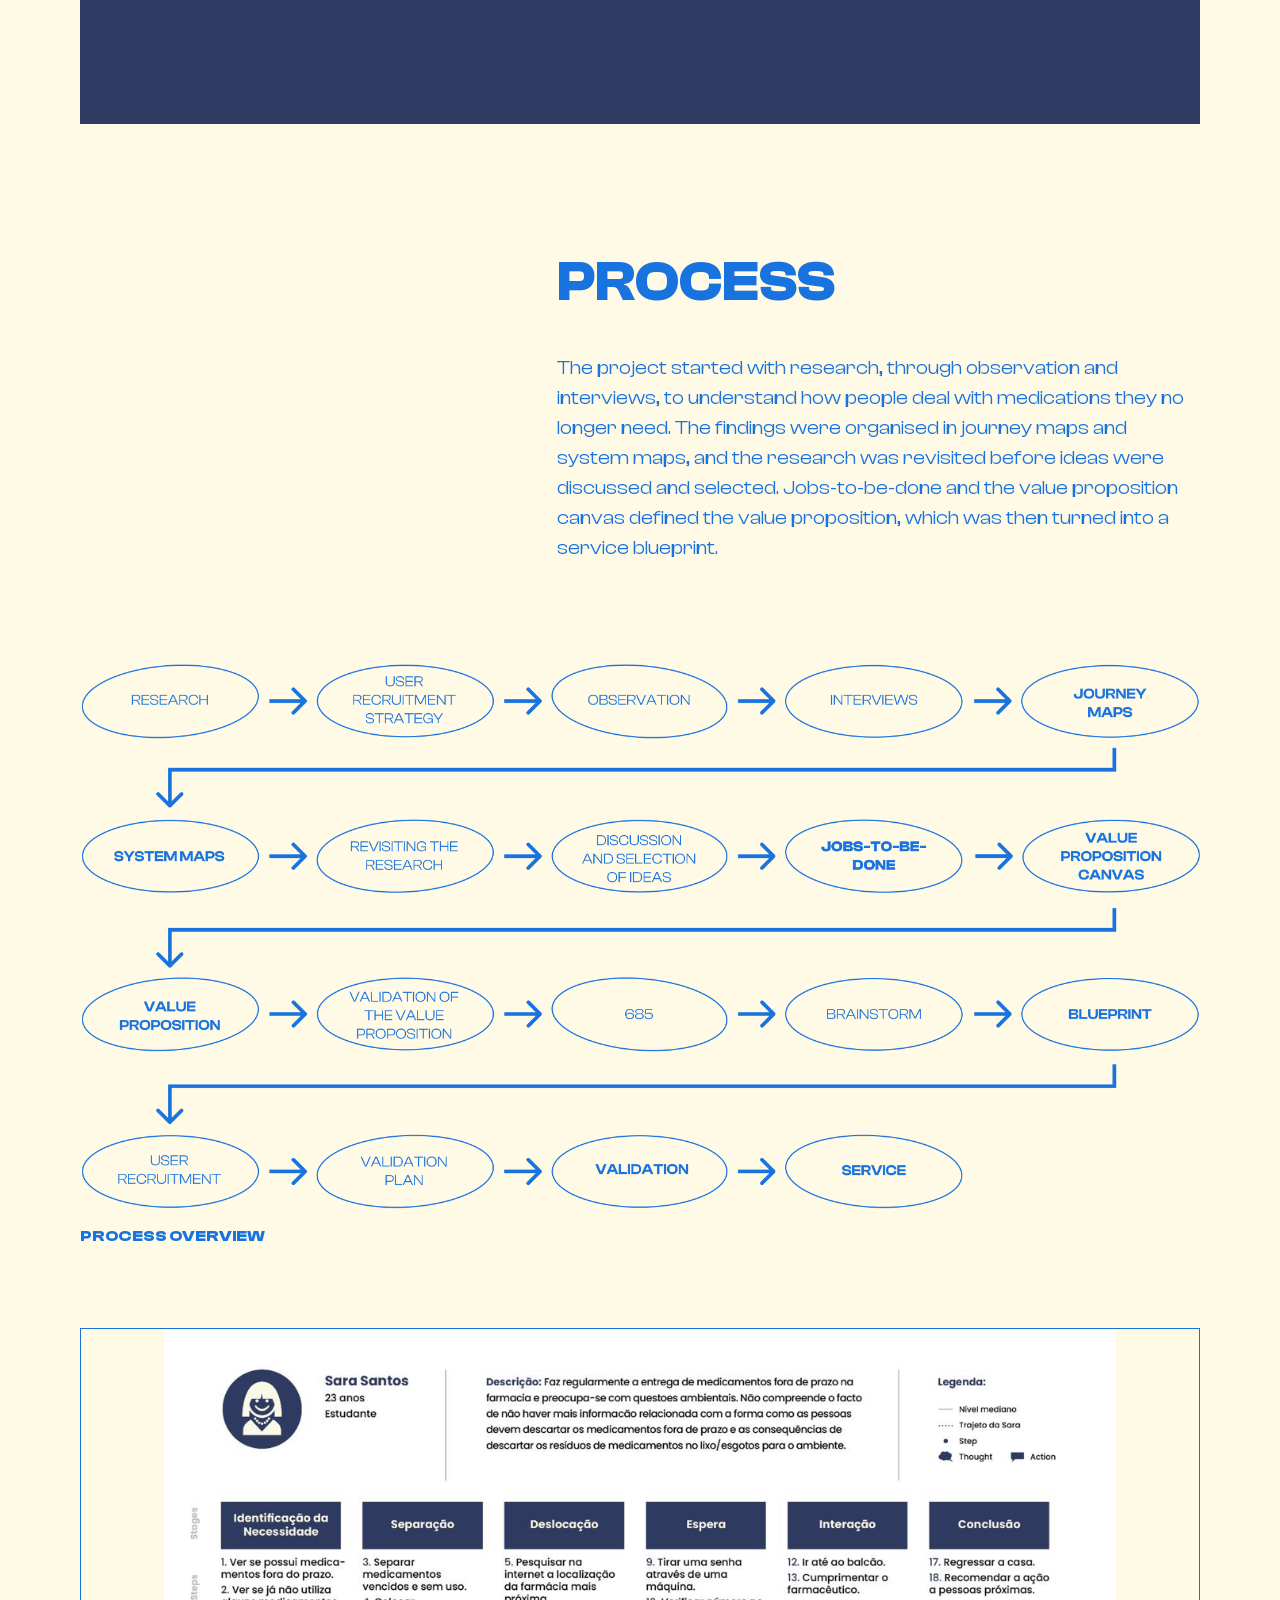
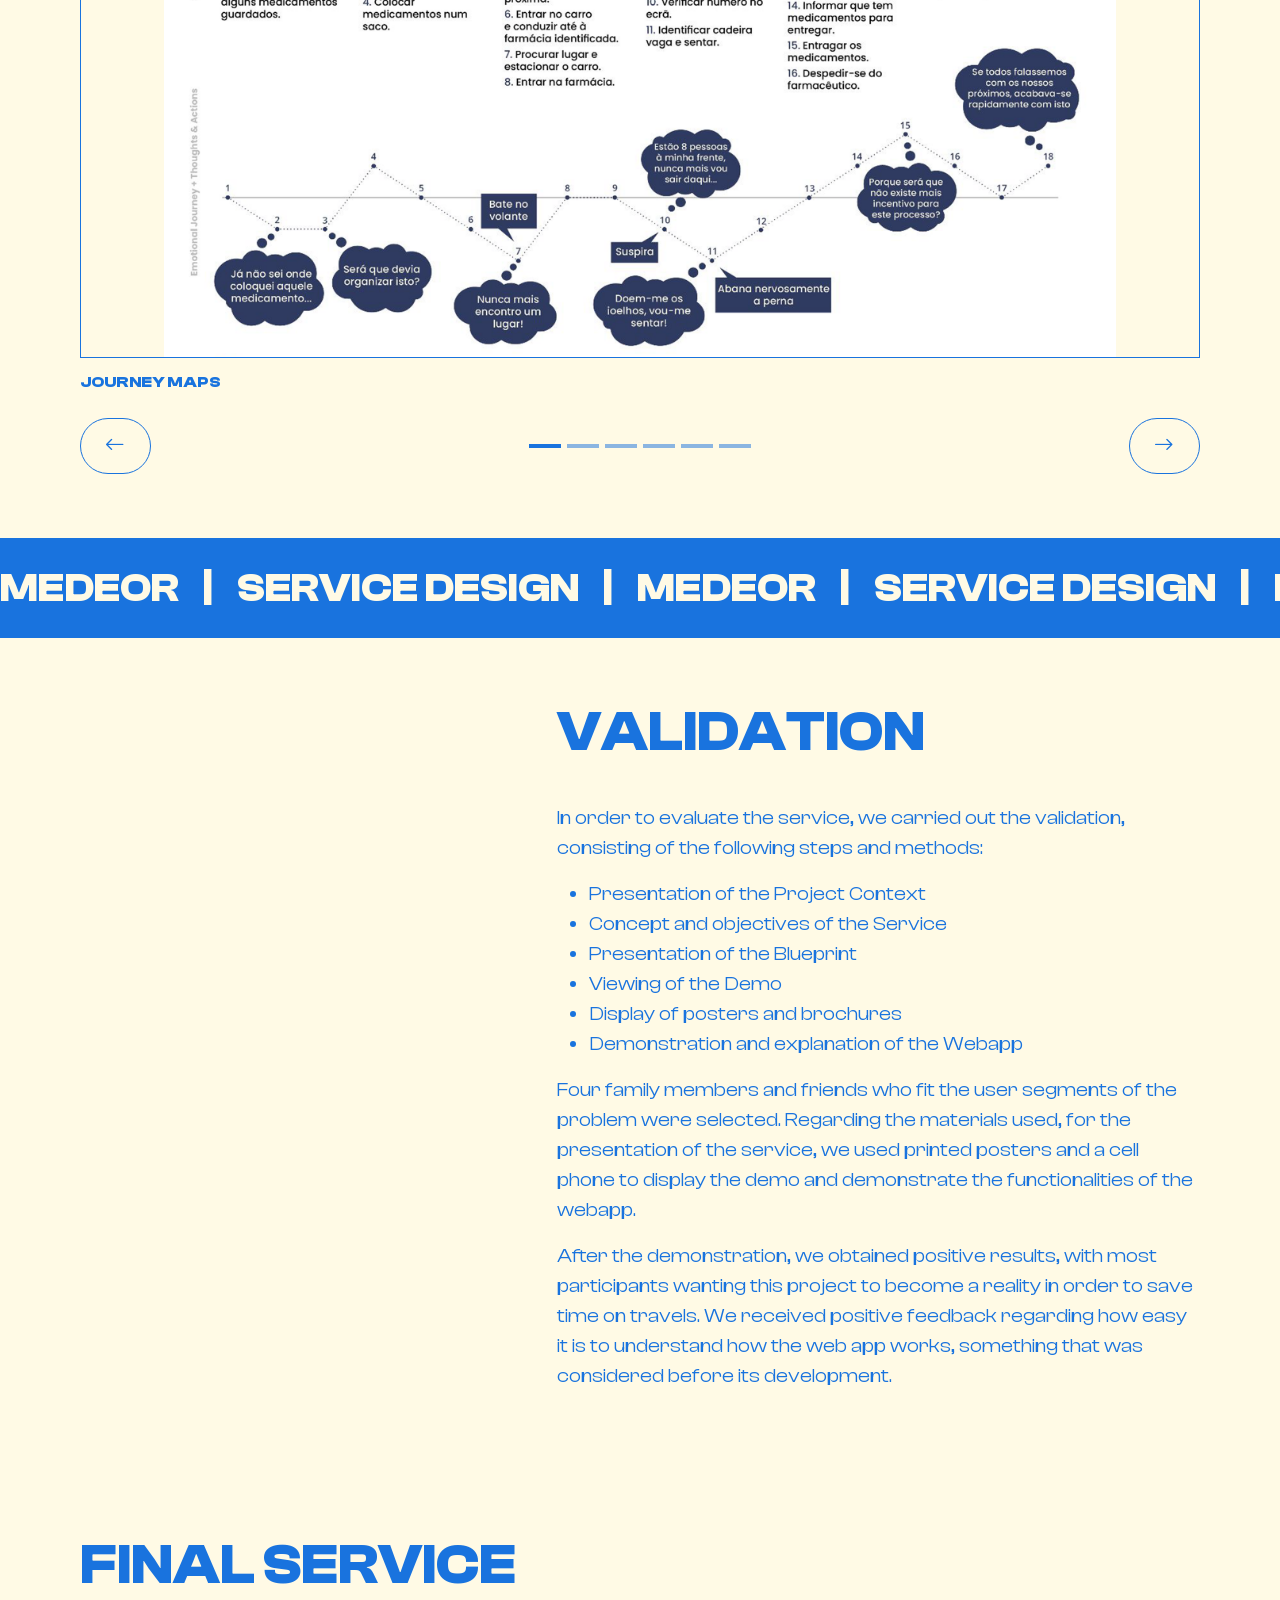
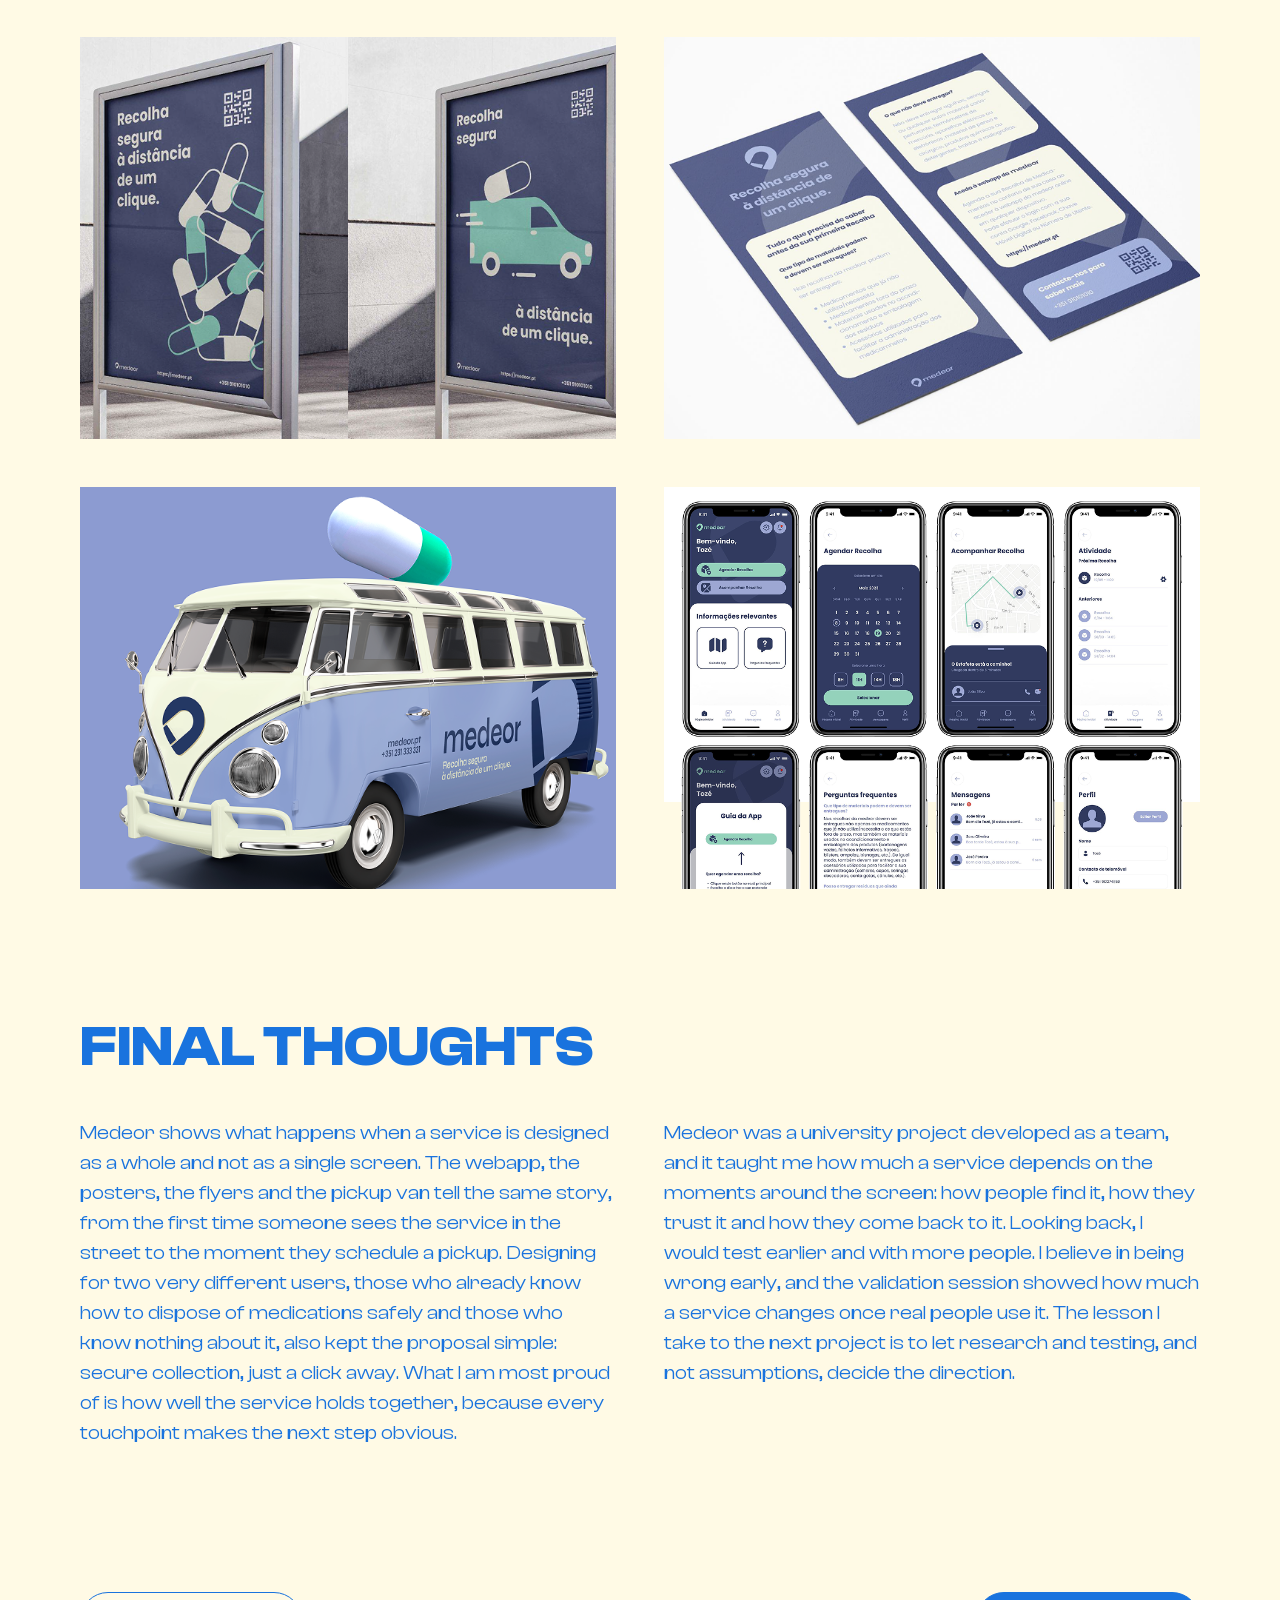
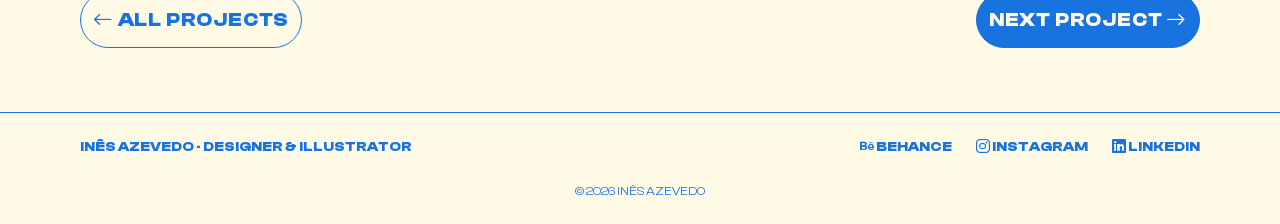
<file: pages/projects/medeor.html>
<!DOCTYPE html>
<html lang="en">

<head>
    <meta charset="UTF-8">
    <meta name="viewport" content="width=device-width, initial-scale=1.0">
    <title>Medeor // Inês Azevedo</title>

    <!-- -------- FAVICON --------------------------------------------------------------------------------------------------- -->
    <link rel="icon" type="image/png" href="../../images/favicon.png">

    <!-- -------- LINK BOOTSTRAP -------------------------------------------------------------------------------------------- -->
    <link href="https://cdn.jsdelivr.net/npm/bootstrap@5.3.8/dist/css/bootstrap.min.css" rel="stylesheet"
        integrity="sha384-sRIl4kxILFvY47J16cr9ZwB07vP4J8+LH7qKQnuqkuIAvNWLzeN8tE5YBujZqJLB" crossorigin="anonymous">

    <!-- -------- LINK BOOTSTRAP ICONS -------------------------------------------------------------------------------------- -->
    <link rel="stylesheet" href="https://cdn.jsdelivr.net/npm/bootstrap-icons@1.13.2/font/bootstrap-icons.min.css">

    <!-- -------- LINK CSS -------------------------------------------------------------------------------------------------- -->
    <link rel="stylesheet" href="../../css/style.css">
</head>

<body>
    <!-- -------- MENU ------------------------------------------------------------------------------------------------------ -->
    <nav class="navbar navbar-expand-md sticky-top" aria-label="Main navigation">
        <div class="container-fluid side-margin">

            <a class="navbar-brand" href="../../index.html">
                <img src="../../images/logo2.png" alt="Inês Azevedo - logo" class="nav-logo">
            </a>

            <!-- hamburguer button -->
            <!-- (só aparece em ecrãs pequenos) -->
            <button class="navbar-toggler" type="button" data-bs-toggle="collapse" data-bs-target="#mainMenu"
                aria-controls="mainMenu" aria-expanded="false" aria-label="Open menu">
                <i class="bi bi-list" aria-hidden="true"></i>
            </button>

            <div class="collapse navbar-collapse" id="mainMenu">
                <ul class="navbar-nav ms-auto gap-md-4 gap-lg-5">
                    <li class="nav-item"><a class="nav-link active" href="../design.html">Design</a></li>
                    <li class="nav-item"><a class="nav-link" href="../illustration.html">Illustration</a></li>
                    <li class="nav-item"><a class="nav-link" href="../about.html">About Me</a></li>
                    <li class="nav-item"><a class="nav-link" href="../contact.html">Contact</a></li>
                </ul>
            </div>

        </div>
    </nav>
    <!-- -------- .MENU ----------------------------------------------------------------------------------------------------- -->

    <main>
        <!-- -------- PROJECT HEADER ------------------------------------------------------------------------------------- -->
        <section class="side-margin section section-first" aria-labelledby="project-title">
            <div class="row g-4 g-md-5">

                <div class="col-12 col-lg-7">
                    <h1 id="project-title" class="page-title">Medeor</h1>
                    <p class="project-meta">Service Design · 2023</p>
                    <p>The impact of end-of-life pharmaceuticals on public health and the environment is a problem that
                        exists primarily because of the users who consume these by-products. As such, we designed a
                        service that addresses and improves this issue, either by raising awareness or by facilitating
                        the process.</p>
                    <p>The solution is a specialized medication pickup service, available by scheduling an appointment
                        through the webapp.</p>
                </div>

                <aside class="col-12 col-lg-4 offset-lg-1" aria-label="Project details">
                    <h2 class="project-aside-title">Tools</h2>
                    <ul class="project-list">
                        <li>Miro</li>
                        <li>Figma</li>
                        <li>Adobe Illustrator</li>
                    </ul>

                    <h2 class="project-aside-title">Team</h2>
                    <ul class="project-list">
                        <li>Carlos Alves</li>
                        <li>Leonor Lopes</li>
                        <li>Thomas Fresco</li>
                    </ul>

                    <a href="https://www.behance.net/gallery/238078639/medeor"
                        class="btn btn-site btn-site-outline rounded-pill" target="_blank" rel="noopener noreferrer">
                        <i class="bi bi-behance" aria-hidden="true"></i> View on Behance
                    </a>
                </aside>

            </div>

            <!-- imagem principal: não leva loading="lazy" porque aparece logo ao abrir a página -->
            <div class="project-gallery">
                <img src="../../images/medeor-hero.png"
                    alt="Two Medeor posters in street display boards with the message 'Recolha segura à distância de um clique'"
                    class="img-fluid">
            </div>
        </section>
        <!-- -------- .PROJECT HEADER ------------------------------------------------------------------------------------ -->

        <!-- -------- PROCESS -------------------------------------------------------------------------------------------- -->
        <section class="side-margin section project-section" aria-labelledby="process-title">
            <!-- offset-lg-5: o texto começa a meio da página -->
            <div class="row">
                <div class="col-12 col-lg-7 offset-lg-5">
                    <h2 id="process-title" class="section-title">Process</h2>
                    <p>The project started with research, through observation and interviews, to understand how people
                        deal with medications they no longer need. The findings were organised in journey maps and
                        system maps, and the research was revisited before ideas were discussed and selected.
                        Jobs-to-be-done and the value proposition canvas defined the value proposition, which was then
                        turned into a service blueprint.</p>
                </div>
            </div>

            <!-- esquema geral do processo -->
            <div class="project-gallery">
                <figure class="m-0">
                    <img src="../../images/medeor-process.png"
                        alt="Diagram of the Medeor process, from user recruitment and research to the validation of the service"
                        class="img-fluid" loading="lazy">
                    <figcaption class="project-caption">Process overview</figcaption>
                </figure>
            </div>

            <!-- galeria de mapas: carrossel do Bootstrap -->
            <div id="mapsCarousel" class="carousel slide maps-carousel project-gallery" role="region"
                aria-roledescription="carousel" aria-label="Process maps">

                <div class="carousel-inner">

                    <!-- o primeiro slide leva a classe "active", senão o carrossel aparece vazio -->
                    <div class="carousel-item active">
                        <figure class="m-0">
                            <img src="../../images/medeor-journey-maps-1.png"
                                alt="Journey maps of the medication disposal experience" class="maps-img"
                                loading="lazy">
                            <figcaption class="project-caption">Journey maps</figcaption>
                        </figure>
                    </div>

                    <div class="carousel-item">
                        <figure class="m-0">
                            <img src="../../images/medeor-journey-maps-2.png"
                                alt="Journey maps of the medication disposal experience" class="maps-img"
                                loading="lazy">
                            <figcaption class="project-caption">Journey maps</figcaption>
                        </figure>
                    </div>

                    <div class="carousel-item">
                        <figure class="m-0">
                            <img src="../../images/medeor-system-maps.png"
                                alt="System maps of the medication disposal process" class="maps-img" loading="lazy">
                            <figcaption class="project-caption">System maps</figcaption>
                        </figure>
                    </div>

                    <div class="carousel-item">
                        <figure class="m-0">
                            <img src="../../images/medeor-jobs-to-be-done.png" alt="Jobs to be done framework"
                                class="maps-img" loading="lazy">
                            <figcaption class="project-caption">Jobs to be done</figcaption>
                        </figure>
                    </div>

                    <div class="carousel-item">
                        <figure class="m-0">
                            <img src="../../images/medeor-value-proposition-canvas.png" alt="Value proposition canvas"
                                class="maps-img" loading="lazy">
                            <figcaption class="project-caption">Value proposition canvas</figcaption>
                        </figure>
                    </div>

                    <div class="carousel-item">
                        <figure class="m-0">
                            <img src="../../images/medeor-blueprint.png"
                                alt="Service blueprint of the Medeor pickup service" class="maps-img" loading="lazy">
                            <figcaption class="project-caption">Service blueprint</figcaption>
                        </figure>
                    </div>

                </div>

                <div class="maps-controls d-flex align-items-center gap-3">

                    <button class="btn btn-site btn-site-outline rounded-pill px-4" type="button"
                        data-bs-target="#mapsCarousel" data-bs-slide="prev">
                        <i class="bi bi-arrow-left" aria-hidden="true"></i>
                        <span class="visually-hidden">Previous map</span>
                    </button>

                    <!-- uma bolinha por slide: o número em data-bs-slide-to é a posição do slide (começa em 0) -->
                    <div class="carousel-indicators maps-indicators flex-grow-1">
                        <button type="button" data-bs-target="#mapsCarousel" data-bs-slide-to="0" class="active"
                            aria-current="true" aria-label="Journey maps 1"></button>
                        <button type="button" data-bs-target="#mapsCarousel" data-bs-slide-to="1"
                            aria-label="Journey maps 2"></button>
                        <button type="button" data-bs-target="#mapsCarousel" data-bs-slide-to="2"
                            aria-label="System maps"></button>
                        <button type="button" data-bs-target="#mapsCarousel" data-bs-slide-to="3"
                            aria-label="Jobs to be done"></button>
                        <button type="button" data-bs-target="#mapsCarousel" data-bs-slide-to="4"
                            aria-label="Value proposition canvas"></button>
                        <button type="button" data-bs-target="#mapsCarousel" data-bs-slide-to="5"
                            aria-label="Service blueprint"></button>
                    </div>

                    <button class="btn btn-site btn-site-outline rounded-pill px-4" type="button"
                        data-bs-target="#mapsCarousel" data-bs-slide="next">
                        <i class="bi bi-arrow-right" aria-hidden="true"></i>
                        <span class="visually-hidden">Next map</span>
                    </button>

                </div>
            </div>
        </section>
        <!-- -------- .PROCESS ------------------------------------------------------------------------------------------- -->

        <!-- -------- BLUE STRIPE (slides left) -------------------------------------------------------------------------- -->
        <!-- mesma estrutura das outras páginas, só mudam as palavras -->
        <div class="stripe" aria-hidden="true">
            <div class="stripe-box">

                <div class="stripe-group">
                    <span>Medeor</span><span>Service Design</span>
                    <span>Medeor</span><span>Service Design</span>
                    <span>Medeor</span><span>Service Design</span>
                    <span>Medeor</span><span>Service Design</span>
                </div>

                <div class="stripe-group">
                    <span>Medeor</span><span>Service Design</span>
                    <span>Medeor</span><span>Service Design</span>
                    <span>Medeor</span><span>Service Design</span>
                    <span>Medeor</span><span>Service Design</span>
                </div>

            </div>
        </div>
        <!-- -------- .BLUE STRIPE --------------------------------------------------------------------------------------- -->

        <!-- -------- VALIDATION ----------------------------------------------------------------------------------------- -->
        <section class="side-margin section project-section" aria-labelledby="validation-title">
            <div class="row">
                <div class="col-12 col-lg-7 offset-lg-5">
                    <h2 id="validation-title" class="section-title">Validation</h2>
                    <p>In order to evaluate the service, we carried out the validation, consisting of the following
                        steps and methods:</p>
                    <ul>
                        <li>Presentation of the Project Context</li>
                        <li>Concept and objectives of the Service</li>
                        <li>Presentation of the Blueprint</li>
                        <li>Viewing of the Demo</li>
                        <li>Display of posters and brochures</li>
                        <li>Demonstration and explanation of the Webapp</li>
                    </ul>

                    <p>Four family members and friends who fit the user segments of the problem were selected. Regarding
                        the materials used, for the presentation of the service, we used printed posters and a cell
                        phone to display the demo and demonstrate the functionalities of the webapp.</p>

                    <p>After the demonstration, we obtained positive results, with most participants wanting this
                        project to become a reality in order to save time on travels. We received positive feedback
                        regarding how easy it is to understand how the web app works, something that was considered
                        before its development.</p>
                </div>
            </div>
        </section>
        <!-- -------- .VALIDATION ---------------------------------------------------------------------------------------- -->

        <!-- -------- FINAL SERVICE -------------------------------------------------------------------------------------- -->
        <section class="side-margin section" aria-labelledby="service-title">
            <h2 id="service-title" class="section-title">Final Service</h2>

            <div class="row g-4 g-md-5">

                <div class="col-12 col-md-6">
                    <img src="../../images/medeor-posters.png"
                        alt="Medeor posters in street display boards, one with pills and one with a pickup van"
                        class="project-img" loading="lazy">
                </div>

                <div class="col-12 col-md-6">
                    <img src="../../images/medeor-flyers.png" alt="Front and back of the Medeor information flyer"
                        class="project-img" loading="lazy">
                </div>

                <div class="col-12 col-md-6">
                    <img src="../../images/medeor-van.png" alt="Medeor pickup van with a pill on the roof"
                        class="project-img" loading="lazy">
                </div>

                <div class="col-12 col-md-6">
                    <img src="../../images/medeor-app.png"
                        alt="Screens of the Medeor webapp: home, schedule a pickup, track a pickup and activity"
                        class="project-img" loading="lazy">
                </div>

            </div>
        </section>
        <!-- -------- .FINAL SERVICE ------------------------------------------------------------------------------------- -->

        <!-- -------- FINAL THOUGHTS ------------------------------------------------------------------------------------- -->
        <section class="side-margin section project-section" aria-labelledby="thoughts-title">
            <h2 id="thoughts-title" class="section-title">Final Thoughts</h2>

            <div class="row g-4 g-md-5">
                <div class="col-12 col-md-6">
                    <p>Medeor shows what happens when a service is designed as a whole and not as a single screen. The
                        webapp, the posters, the flyers and the pickup van tell the same story, from the first time
                        someone sees the service in the street to the moment they schedule a pickup. Designing for two
                        very different users, those who already know how to dispose of medications safely and those who
                        know nothing about it, also kept the proposal simple: secure collection, just a click away. What
                        I am most proud of is how well the service holds together, because every touchpoint makes the
                        next step obvious.</p>
                </div>
                <div class="col-12 col-md-6">
                    <p>Medeor was a university project developed as a team, and it taught me how much a service depends
                        on the moments around the screen: how people find it, how they trust it and how they come back
                        to it. Looking back, I would test earlier and with more people. I believe in being wrong early,
                        and the validation session showed how much a service changes once real people use it. The lesson
                        I take to the next project is to let research and testing, and not assumptions, decide the
                        direction.</p>
                </div>
            </div>
        </section>
        <!-- -------- .FINAL THOUGHTS ------------------------------------------------------------------------------------ -->

        <!-- -------- MORE PROJECTS -------------------------------------------------------------------------------------- -->
        <section class="side-margin section" aria-label="More projects">
            <div class="d-flex flex-column flex-sm-row justify-content-between gap-3">
                <a href="../design.html" class="btn btn-site btn-site-outline rounded-pill">
                    <i class="bi bi-arrow-left" aria-hidden="true"></i> All projects
                </a>
                <a href="kranemann.html" class="btn btn-site btn-site-filled rounded-pill">
                    Next project <i class="bi bi-arrow-right" aria-hidden="true"></i>
                </a>
            </div>
        </section>
        <!-- -------- .MORE PROJECTS ------------------------------------------------------------------------------------- -->
    </main>

    <!-- -------- FOOTER ------------------------------------------------------------------------------------------------- -->
    <footer class="footer side-margin py-4">
        <div class="d-flex flex-column flex-md-row justify-content-between align-items-center gap-3">

            <p class="mb-0">Inês Azevedo · Designer & Illustrator</p>

            <ul class="list-unstyled d-flex gap-4 mb-0">
                <li>
                    <a href="https://www.behance.net/inesazevedo" target="_blank" rel="noopener noreferrer">
                        <i class="bi bi-behance" aria-hidden="true"></i> Behance
                    </a>
                </li>
                <li>
                    <a href="https://www.instagram.com/" target="_blank" rel="noopener noreferrer">
                        <i class="bi bi-instagram" aria-hidden="true"></i> Instagram
                    </a>
                </li>
                <li>
                    <a href="https://www.linkedin.com/in/inesazevedo-ia" target="_blank" rel="noopener noreferrer">
                        <i class="bi bi-linkedin" aria-hidden="true"></i> LinkedIn
                    </a>
                </li>
            </ul>

        </div>
        <p class="footer-copy mb-0 mt-4 text-center">© 2026 Inês Azevedo</p>
    </footer>
    <!-- -------- .FOOTER --------------------------------------------------------------------------------------------------- -->


    <!-- -------- JS BOOTSTRAP ---------------------------------------------------------------------------------------------- -->
    <script src="https://cdn.jsdelivr.net/npm/bootstrap@5.3.8/dist/js/bootstrap.bundle.min.js"
        integrity="sha384-FKyoEForCGlyvwx9Hj09JcYn3nv7wiPVlz7YYwJrWVcXK/BmnVDxM+D2scQbITxI"
        crossorigin="anonymous"></script>
</body>

</html>
</file>
<file: css/style.css>
/* ==========================================================================================================================
   ÍNDICE

   1. COMMON TO ALL PAGES ---------> Font, Reset, General Attributes, Titles & Text, Layout, Menu, Sections, Section First,
                                     Section Title, Page Title, Blue Stripe, Call to Action, Buttons, Footer
   2. MAIN PAGE -------------------> Presentation, Project Carousel
   3. DESIGN & ILLUSTRATION PAGES -> Page Intro, Project Card
        3.1 PROJECT PAGES ---------> Project Header, Project Gallery, Project Text, Process Maps
   4. ABOUT ME PAGE ---------------> About, Info Block, Tables
   5. CONTACT PAGE ----------------> Contact Form
   ========================================================================================================================== */

/* ------------------------------------------- COMMON TO ALL PAGES ----------------------------------------------------------- */

/* -------- FONT ------------------------------------------------------------------------------------------------------------- */
@font-face {
    /* @font-face serve para utilizar uma font que não vem previamente instalada em todos os computadores */
    font-family: 'ClashDisplay-Variable';
    src: url('../fonts/ClashDisplay-Variable.woff2') format('woff2'),
        url('../fonts/ClashDisplay-Variable.woff') format('woff'),
        url('../fonts/ClashDisplay-Variable.ttf') format('truetype');
    font-weight: 200 700;
    /* intervalo de pesos que a fonte variável suporta */
    font-display: swap;
    /* mostra logo o texto com a fonte de reserva enquanto a Clash Display carrega */
    font-style: normal;
}

/* -------- .FONT ------------------------------------------------------------------------------------------------------------ */

/* -------- RESET ------------------------------------------------------------------------------------------------------------ */
* {
    box-sizing: border-box;
    /* padding e border passam a contar para dentro da largura/altura do elemento */
}

/* -------- .RESET ----------------------------------------------------------------------------------------------------------- */

/* -------- GENERAL ATTRIBUTES ----------------------------------------------------------------------------------------------- */
html {
    scroll-padding-top: 10rem;
    /* espaço reservado no topo ao saltar para uma âncora; ajusta à altura da nav */
}

body {
    font-family: "ClashDisplay-Variable", sans-serif;
    line-height: 1.5;
    background-color: #FFFAE5;
    color: #1973DE;
}

/* -------- .GENERAL ATTRIBUTES ---------------------------------------------------------------------------------------------- */

/* -------- TITLES & TEXT ---------------------------------------------------------------------------------------------------- */
h1,
h2 {
    font-weight: 700;
    text-transform: uppercase;
    line-height: 1.1;
}


main p {
    color: #1973DE;
}

/* --- DESKTOP --- */
@media (min-width: 992px) {
    main {
        font-size: 1.5rem;
        /* tamanho do texto no desktop: tudo o que não tiver tamanho próprio herda este valor */
    }
}

/* -------- .TITLES & TEXT --------------------------------------------------------------------------------------------------- */

/* -------- LAYOUT ----------------------------------------------------------------------------------------------------------- */
/* --- BASE TELEMÓVEL --- */
.side-margin {
    padding-inline: 1.5rem;
    /* padding-inline = padding-left e padding-right ao mesmo tempo */
}

/* --- TABLET --- */
@media (min-width: 768px) {
    .side-margin {
        padding-inline: 3rem;
    }
}

/* --- DESKTOP --- */
@media (min-width: 992px) {
    .side-margin {
        padding-inline: 5rem;
    }
}

/* -------- .LAYOUT ---------------------------------------------------------------------------------------------------------- */

/* -------- MENU ------------------------------------------------------------------------------------------------------------- */
/* --- BASE TELEMÓVEL --- */
.navbar {
    /* Redefinição das variáveis CSS na navbar */
    --bs-navbar-color: #1973DE;
    --bs-navbar-hover-color: #FF1D93;
    --bs-navbar-active-color: #FF1D93;
    --bs-navbar-padding-y: 1.5rem;

    background-color: #FFFAE5;
    font-weight: 700;
    font-size: 1rem;
}

.navbar-brand {
    padding: 0;
}

.nav-logo {
    height: 4rem;
    width: auto;
}

.navbar-nav {
    --bs-nav-link-padding-y: 0.25rem;
}

.nav-link {
    text-transform: uppercase;
    letter-spacing: 0.05rem;
}

.navbar-toggler {
    border: 0;
    /* tira a caixa à volta do botão */
    padding: 0;
    color: #1973DE;
    /* o ícone herda esta cor */
    font-size: 2.5rem;
    /* tamanho do ícone */
    line-height: 1;
}

.navbar-toggler:hover {
    color: #FF1D93;
}

.navbar-toggler:focus {
    box-shadow: 0 0 0 0.125rem #1973DE;
    /* contorno visível ao navegar com o teclado */
}

/* --- DESKTOP --- */
@media (min-width: 992px) {
    .navbar {
        --bs-navbar-padding-y: 2rem;
        font-size: 1.25rem;
    }

    .nav-logo {
        height: 6.25rem;
    }
}

/* -------- .MENU ------------------------------------------------------------------------------------------------------------ */

/* -------- SECTIONS --------------------------------------------------------------------------------------------------------- */
/* --- BASE TELEMÓVEL --- */
.section {
    padding-top: 2rem;
    padding-bottom: 2rem;
    /* espaço acima e abaixo de cada secção */
}

/* --- DESKTOP --- */
@media (min-width: 992px) {
    .section {
        padding-top: 4rem;
        padding-bottom: 4rem;
    }
}

/* -------- .SECTIONS -------------------------------------------------------------------------------------------------------- */

/* -------- SECTION FIRST ---------------------------------------------------------------------------------------------------- */
.section-first {
    padding-top: 3rem;
    /* primeira secção das páginas interiores: menos espaço por baixo do menu */
}

/* -------- .SECTION FIRST --------------------------------------------------------------------------------------------------- */

/* -------- SECTION TITLE ---------------------------------------------------------------------------------------------------- */
/* --- BASE TELEMÓVEL --- */
.section-title {
    font-size: 2rem;
    margin-bottom: 2.5rem;
}

/* --- TABLET --- */
@media (min-width: 768px) {
    .section-title {
        font-size: 2.5rem;
    }
}

/* --- DESKTOP --- */
@media (min-width: 992px) {
    .section-title {
        font-size: 3.5rem;
    }
}

/* -------- .SECTION TITLE --------------------------------------------------------------------------------------------------- */

/* -------- PAGE TITLE ------------------------------------------------------------------------------------------------------- */
/* --- BASE TELEMÓVEL --- */
.page-title {
    font-size: 2.5rem;
    margin-bottom: 1rem;
}

/* --- TABLET --- */
@media (min-width: 768px) {
    .page-title {
        font-size: 3.5rem;
    }
}

/* --- DESKTOP --- */
@media (min-width: 992px) {
    .page-title {
        font-size: 5rem;
    }
}

/* -------- .PAGE TITLE ------------------------------------------------------------------------------------------------------ */

/* -------- BLUE STRIPE ------------------------------------------------------------------------------------------------------ */
.stripe {
    background-color: #1973DE;
    color: #FFFAE5;
    overflow: hidden;
    /* esconde o que sai do ecrã, para não aparecer scroll horizontal */
    padding-block: 1.25rem;
    /* padding-block = padding-top e padding-bottom ao mesmo tempo */
}

.stripe-box {
    display: flex;
    width: max-content;
    /* a box ocupa a largura dos dois grupos juntos */
    animation: slide-left 30s linear infinite;
    /* usa a animação slide-left, que dura 30 segundos, com velocidade constante (linear), e repete para sempre (infinite) */
}

.stripe-group {
    display: flex;
    flex-shrink: 0;
    /* para que os elementos possam sair da página sem encolher */
}

.stripe-group span {
    font-size: 1.25rem;
    font-weight: 700;
    text-transform: uppercase;
    white-space: nowrap;
    /* para nunca quebrar o texto para a linha seguinte */
}

.stripe-group span::after {
    content: "|";
    margin-inline: 1.5rem;
    /* separador entre as palavras */
}

/* --- TABLET --- */
@media (min-width: 768px) {
    .stripe-group span {
        font-size: 1.75rem;
    }
}

/* --- DESKTOP --- */
@media (min-width: 992px) {
    .stripe-group span {
        font-size: 2.5rem;
    }
}

/* a box tem 2 grupos iguais: ao andar -50% (um grupo inteiro), volta ao início sem se notar */
@keyframes slide-left {
    from {
        transform: translateX(0);
        /* move um elemento na horizontal sem alterar o layout à volta */
    }

    to {
        transform: translateX(-50%);
    }
}

/* -------- .BLUE STRIPE ----------------------------------------------------------------------------------------------------- */

/* -------- CALL TO ACTION --------------------------------------------------------------------------------------------------- */
.title-cta {
    font-size: 2rem;
    color: #FF1D93;
}

.title-cta a {
    color: inherit;
    text-decoration: none;
}

.title-cta a:hover,
.title-cta a:focus {
    text-decoration: underline;
}

.cta-text {
    font-size: 1.25rem;
    font-weight: 700;
    text-transform: uppercase;
    color: #FF1D93;
}

.cta-buttons {
    max-width: 25rem;
    /* limita o comprimento dos botões: no telemóvel continuam a ocupar a largura toda até este limite */
}

/* --- TABLET --- */
@media (min-width: 768px) {
    .title-cta {
        font-size: 3rem;
    }

    .cta-buttons {
        font-size: 1.25rem;
        margin-left: auto;
        /* empurra o grupo de botões para a direita da coluna */
    }
}

/* --- DESKTOP --- */
@media (min-width: 992px) {
    .title-cta {
        font-size: 4.5rem;
    }
}

/* -------- .CALL TO ACTION -------------------------------------------------------------------------------------------------- */

/* -------- BUTTONS ---------------------------------------------------------------------------------------------------------- */
.btn-site {
    /* Redefinição das variáveis CSS dos botões do Bootstrap */
    --bs-btn-padding-y: 0.75rem;
    --bs-btn-font-weight: 700;
    --bs-btn-hover-color: #FFFAE5;
    --bs-btn-hover-bg: #FF1D93;
    --bs-btn-hover-border-color: #FF1D93;
    --bs-btn-active-color: #FFFAE5;
    --bs-btn-active-bg: #FF1D93;
    --bs-btn-active-border-color: #FF1D93;

    font-size: 1.25rem;
    text-transform: uppercase;
    letter-spacing: 0.05rem;
}

.btn-site-filled {
    --bs-btn-color: #FFFAE5;
    --bs-btn-bg: #1973DE;
    --bs-btn-border-color: #1973DE;
}

.btn-site-outline {
    --bs-btn-color: #1973DE;
    --bs-btn-bg: transparent;
    --bs-btn-border-color: #1973DE;
}

/* -------- .BUTTONS --------------------------------------------------------------------------------------------------------- */

/* -------- FOOTER ----------------------------------------------------------------------------------------------------------- */
.footer {
    border-top: 0.0625rem solid #1973DE;
    font-weight: 700;
    font-size: 0.875rem;
    text-transform: uppercase;
}

.footer a {
    color: inherit;
    text-decoration: none;
}

.footer a:hover,
.footer a:focus {
    color: #FF1D93;
}

.footer-copy {
    font-weight: 400;
    font-size: 0.75rem;
}

/* -------- .FOOTER ---------------------------------------------------------------------------------------------------------- */

/* ------------------------------------------- .COMMON TO ALL PAGES ---------------------------------------------------------- */


/* ------------------------------------------- MAIN PAGE --------------------------------------------------------------------- */

/* -------- PRESENTATION ----------------------------------------------------------------------------------------------------- */
.presentation-img {
    width: 100%;
    max-width: 20rem;
    /* limita a largura da imagem no telemóvel */
    aspect-ratio: 3 / 4;
    /* proporção da imagem do wireframe */
    object-fit: cover;
    /* corta a imagem em vez de a deformar */
}

.presentation-title {
    font-size: 2.25rem;
}

/* --- TABLET --- */
@media (min-width: 768px) {
    .presentation-img {
        max-width: none;
        /* a partir daqui é a coluna do Bootstrap que controla a largura */
        aspect-ratio: 4 / 5;
        /* imagem menos comprida do que no telemóvel */
    }

    .presentation-text {
        margin-top: 7.5rem;
        /* afasta o texto do topo da coluna, para o alinhar com a imagem na vertical */
    }

    .presentation-title {
        font-size: 3rem;
    }
}

/* --- DESKTOP --- */
@media (min-width: 992px) {

    .presentation-text {
        margin-top: 15rem;
    }

    .presentation-title {
        font-size: 4rem;
        margin-left: -7.5rem;
        /* margem negativa: puxa o título para a esquerda, por cima da imagem */
    }
}

/* -------- .PRESENTATION ---------------------------------------------------------------------------------------------------- */

/* -------- PROJECT CAROUSEL ------------------------------------------------------------------------------------------------- */
.projects {
    overflow: hidden;
}

.projects-box {
    display: flex;
    width: max-content;
    animation: slide-right 40s linear infinite;
}

.projects-box:hover {
    animation-play-state: paused;
    /* pára quando o rato passa por cima, para dar tempo de ver as imagens */
}

.projects-group {
    display: flex;
    flex-shrink: 0;
}

.projects-item {
    width: 16rem;
    aspect-ratio: 5 / 4;
    object-fit: cover;
    margin-right: 1.5rem;
    /* margin em vez de gap: assim o grupo inclui o espaço final e o loop fica sem saltos */
    flex-shrink: 0;
}

/* --- TABLET --- */
@media (min-width: 768px) {
    .projects-item {
        width: 30rem;
    }
}

/* --- DESKTOP --- */
@media (min-width: 992px) {
    .projects-item {
        width: 40rem;
    }
}

/* a box tem 2 grupos iguais: ao andar -50% (um grupo inteiro), volta ao início sem se notar */
@keyframes slide-right {
    from {
        transform: translateX(-50%);
    }

    to {
        transform: translateX(0);
    }
}

/* -------- .PROJECT CAROUSEL ------------------------------------------------------------------------------------------------ */

/* ------------------------------------------- .MAIN PAGE -------------------------------------------------------------------- */


/* ------------------------------------------- DESIGN & ILLUSTRATION PAGES --------------------------------------------------- */

/* -------- PAGE INTRO ------------------------------------------------------------------------------------------------------- */
.page-intro {
    max-width: 40rem;
    /* limita a largura do texto para ser mais fácil de ler */
    margin-bottom: 3rem;
}

/* -------- .PAGE INTRO ------------------------------------------------------------------------------------------------------ */

/* -------- PROJECT CARD ----------------------------------------------------------------------------------------------------- */
.project-card {
    display: block;
    /* o link passa a ocupar o cartão todo, e não só o texto */
    color: inherit;
    text-decoration: none;
}

.project-card-img {
    width: 100%;
    aspect-ratio: 5 / 4;
    object-fit: cover;
    margin-bottom: 1rem;
}

.project-card-title {
    font-size: 1.5rem;
    margin-bottom: 0.25rem;
}

.project-tags {
    display: flex;
    flex-wrap: wrap;
    /* se não couberem na linha, as etiquetas passam para a linha de baixo */
    gap: 0.5rem;
    margin-bottom: 0;
}

.project-tag {
    padding: 0.25rem 0.75rem;
    border: 0.0625rem solid #1973DE;
    border-radius: 2rem;
    /* cantos arredondados, como os botões */
    font-size: 0.875rem;
    font-weight: 700;
    text-transform: uppercase;
    letter-spacing: 0.05rem;
}

.project-card:hover .project-card-title,
.project-card:focus .project-card-title {
    color: #FF1D93;
    /* o título fica rosa ao passar o rato, para mostrar que é clicável */
}

.project-card:hover .project-tag,
.project-card:focus .project-tag {
    border-color: #FF1D93;
    color: #FF1D93;
    /* as etiquetas ficam rosa ao passar o rato, como o título */
}

/* -------- .PROJECT CARD ---------------------------------------------------------------------------------------------------- */
/* ------------------------------------------- .DESIGN & ILLUSTRATION PAGES -------------------------------------------------- */

/* ------------------------------------------- PROJECT PAGES ----------------------------------------------------------------- */
/* -------- PROJECT HEADER --------------------------------------------------------------------------------------------------- */
/* --- BASE TELEMÓVEL --- */
.project-meta {
    margin-bottom: 2rem;
    font-size: 1rem;
    font-weight: 700;
    text-transform: uppercase;
    color: #FF1D93;
}

.project-aside-title {
    margin-bottom: 0.75rem;
    font-size: 1.25rem;
}

.project-list {
    margin-bottom: 2rem;
    padding-left: 1.25rem;
    /* menos recuo do que o padrão do Bootstrap */
    color: #FF1D93;
}

/* --- DESKTOP --- */
@media (min-width: 992px) {
    .project-meta {
        font-size: 1.25rem;
    }
}

/* -------- .PROJECT HEADER -------------------------------------------------------------------------------------------------- */

/* -------- PROJECT GALLERY -------------------------------------------------------------------------------------------------- */
/* --- BASE TELEMÓVEL --- */
.project-gallery {
    margin-top: 3rem;
    /* espaço entre o texto e as imagens */
}

.project-caption {
    margin-top: 0.75rem;
    font-size: 1rem;
    font-weight: 700;
    text-transform: uppercase;
}

.project-img {
    width: 100%;
    aspect-ratio: 4 / 3;
    /* todas as imagens ficam com a mesma proporção */
    object-fit: cover;
    /* corta a imagem em vez de a deformar */
    object-position: center top;
}

/* --- DESKTOP --- */
@media (min-width: 992px) {
    .project-gallery {
        margin-top: 5rem;
    }
}

/* -------- .PROJECT GALLERY ------------------------------------------------------------------------------------------------- */

/* -------- PROJECT TEXT ----------------------------------------------------------------------------------------------------- */
/* --- DESKTOP --- */
@media (min-width: 992px) {
    .project-section p,
    .project-section li,
    .project-list {
        font-size: 1.25rem;
    }
}
/* -------- .PROJECT TEXT ---------------------------------------------------------------------------------------------------- */

/* -------- PROCESS MAPS ----------------------------------------------------------------------------------------------------- */
/* --- BASE TELEMÓVEL --- */
.maps-img {
    width: 100%;
    aspect-ratio: 4 / 3;
    /* todos os slides têm a mesma proporção */
    object-fit: contain;
    /* contain: mostra o mapa inteiro, sem cortar (são esquemas com informação em todo o lado) */
    border: 0.0625rem solid #1973DE;
}

.maps-controls {
    margin-top: 1.5rem;
}

.maps-indicators {
    /* o Bootstrap põe as bolinhas por cima da imagem; aqui ficam entre os dois botões */
    position: static;
    margin: 0;
}

.maps-indicators [data-bs-target] {
    width: 1rem;
    height: 0.25rem;
    background-color: #1973DE;
}

/* --- DESKTOP --- */
@media (min-width: 992px) {
    .maps-img {
        aspect-ratio: 16 / 9;
    }

    .maps-indicators [data-bs-target] {
        width: 2rem;
    }
}

/* -------- .PROCESS MAPS ---------------------------------------------------------------------------------------------------- */

/* ------------------------------------------- .PROJECT PAGES ---------------------------------------------------------------- */


/* ------------------------------------------- ABOUT ME PAGE ----------------------------------------------------------------- */

/* -------- ABOUT ------------------------------------------------------------------------------------------------------------ */
/* --- BASE TELEMÓVEL --- */
.about-figure {
    position: relative;
    /* serve de referência para posicionar o nome em cima da imagem */
    margin: 0;
}

.about-img {
    width: 100%;
    aspect-ratio: 4 / 5;
    object-fit: cover;
}

.about-name {
    position: relative;
    z-index: 1;
    /* fica à frente da imagem */
    margin-top: -2rem;
    /* sobe o nome para cima da parte de baixo da imagem */
    font-size: 2.5rem;
    font-weight: 700;
    text-transform: uppercase;
    line-height: 1.1;
    text-align: right;
    color: #FF1D93;
}

/* --- TABLET --- */
@media (min-width: 768px) {
    .about-name {
        position: absolute;
        /* tira o nome do fluxo normal e posiciona-o em relação ao .about-figure */
        left: -5rem;
        /* negativo: o nome sai para fora da imagem, à esquerda */
        bottom: 3rem;
        margin-top: 0;
        font-size: 3rem;
    }
}

/* --- DESKTOP --- */
@media (min-width: 992px) {
    .about-img {
        aspect-ratio: 1 / 1;
    }

    .about-name {
        left: -7rem;
        font-size: 4.5rem;
    }
}

/* -------- .ABOUT ----------------------------------------------------------------------------------------------------------- */

/* -------- INFO BLOCK (philosophy e process) -------------------------------------------------------------------------------- */
.info-block {
    border-top: 0.0625rem solid #1973DE;
    padding-top: 1rem;
}

.info-number {
    display: block;
    margin-bottom: 0.5rem;
    font-size: 2rem;
    font-weight: 700;
    line-height: 1;
    color: #FF1D93;
}

.info-title {
    font-size: 1.25rem;
    font-weight: 700;
    text-transform: uppercase;
}

/* --- DESKTOP --- */
@media (min-width: 992px) {
    .info-block p {
        font-size: 1.25rem;
    }
}

/* -------- .INFO BLOCK (philosophy e process) ------------------------------------------------------------------------------- */

/* -------- TABLES ----------------------------------------------------------------------------------------------------------- */
.about-table {
    /* Redefinição das variáveis CSS da tabela do Bootstrap */
    --bs-table-bg: transparent;
    --bs-table-color: #1973DE;
    --bs-table-border-color: #1973DE;

    table-layout: fixed;
    /* as colunas passam a ter a largura definida em baixo, em vez da largura do conteúdo */
    min-width: 30rem;
    /* abaixo desta largura a tabela deixa de encolher e ganha scroll horizontal (table-responsive), para a coluna do ano não ficar esmagada */
}

.about-table th {
    font-weight: 700;
    text-transform: uppercase;
    color: #FF1D93;
}

/* larguras das colunas, no esquema de 12 */
.about-table th:nth-child(1) {
    width: 35%;
    /* ~4/12 */
}

.about-table th:nth-child(2) {
    width: 50%;
    /* 6/12 */
}

.about-table th:nth-child(3) {
    width: 15%;
    /* ~2/12 */
}

.about-table td {
    font-size: 1.25rem;
}

.about-table td:first-child {
    font-weight: 700;
    text-transform: uppercase;
}

/* -------- .TABLES ---------------------------------------------------------------------------------------------------------- */

/* ------------------------------------------- .ABOUT ME PAGE ---------------------------------------------------------------- */


/* ------------------------------------------- CONTACT PAGE ------------------------------------------------------------------ */

/* -------- CONTACT FORM ----------------------------------------------------------------------------------------------------- */
.contact-form .form-label {
    font-size: 1.25rem;
    font-weight: 700;
    text-transform: uppercase;
}

.contact-form .form-control,
.contact-form .form-select {
    padding-top: 0.75rem;
    padding-bottom: 0.75rem;
    padding-left: 1.25rem;
    /* o padding da direita não se mexe: o select precisa dele para a seta */
    border: 0.0625rem solid #1973DE;
    border-radius: 2rem;
    /* cantos arredondados, como no wireframe */
    background-color: transparent;
    color: #1973DE;
    font-size: 1.25rem;
}

.contact-form textarea.form-control {
    border-radius: 1.5rem;
    /* um raio mais pequeno, para a caixa grande não ficar demasiado redonda */
    resize: vertical;
    /* só se pode esticar para baixo, para não estragar o layout */
}

.contact-form .form-control:focus,
.contact-form .form-select:focus {
    background-color: transparent;
    color: #1973DE;
    border-color: #FF1D93;
    box-shadow: 0 0 0 0.125rem #FF1D93;
    /* contorno visível ao navegar com o teclado */
}

/* --- BASE TELEMÓVEL --- */
.contact-buttons {
    margin-top: 3rem;
    /* espaço entre a mensagem e os botões */
}

/* --- DESKTOP --- */
@media (min-width: 992px) {
    .contact-buttons {
        margin-top: 4rem;
    }
}

/* -------- .CONTACT FORM ---------------------------------------------------------------------------------------------------- */

/* ------------------------------------------- .CONTACT PAGE ----------------------------------------------------------------- */
</file>
